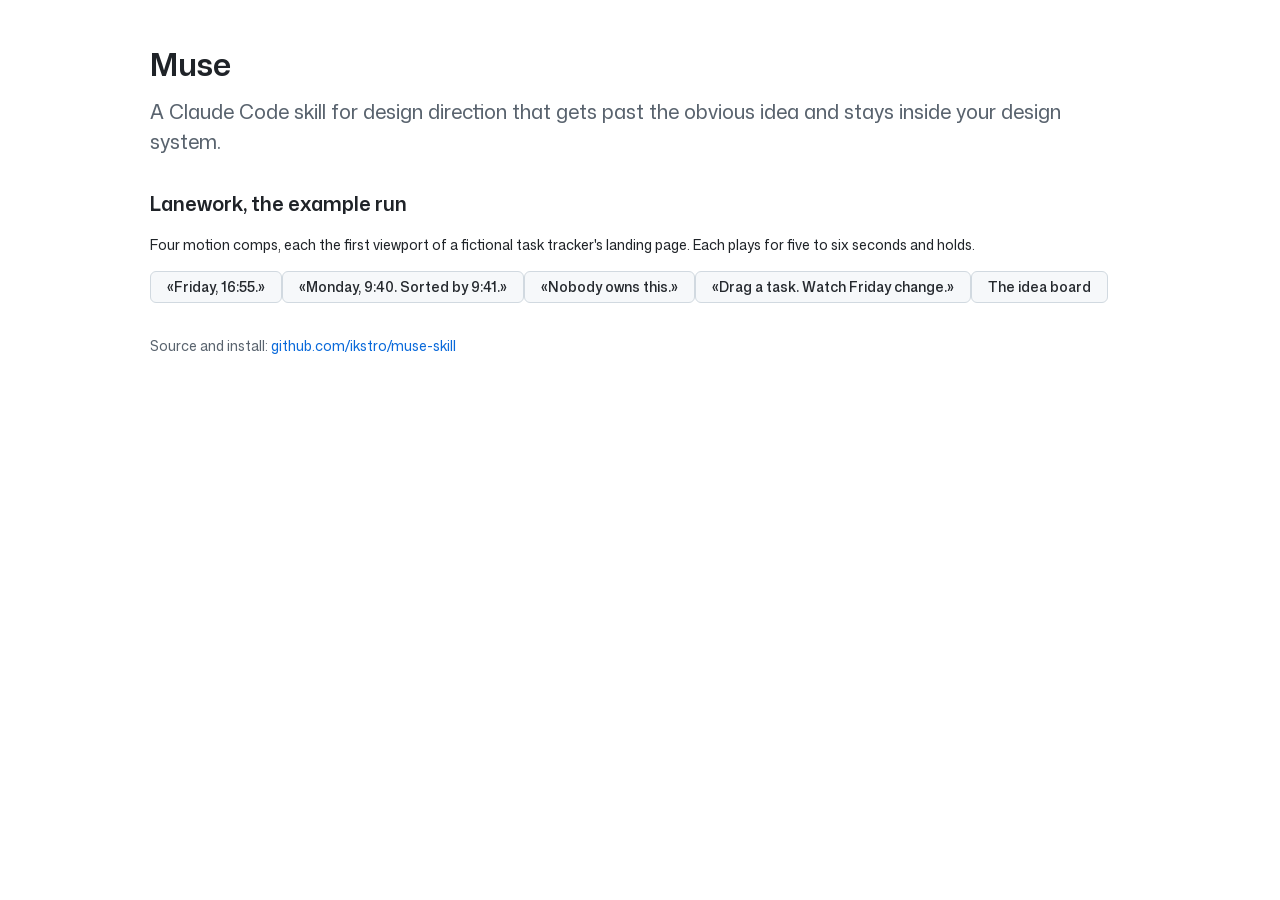
<file: site/index.html>
<!doctype html>
<html lang="en" data-color-mode="auto" data-light-theme="light" data-dark-theme="dark">
<head>
  <meta charset="utf-8">
  <meta name="viewport" content="width=device-width, initial-scale=1">
  <title>Muse</title>
  <meta name="description" content="A Claude Code skill for design direction that gets past the obvious idea and stays inside your design system.">
  <link rel="stylesheet" href="vendor/primer.css">
  <link rel="stylesheet" href="muse.css">
</head>
<body class="color-bg-default color-fg-default">
  <!-- Placeholder. The first viewport of this page is being designed by Muse itself; the run lives in examples/muse-site/. -->
  <main class="container-lg p-responsive py-6">
    <h1 class="h1 mb-2">Muse</h1>
    <p class="f3 color-fg-muted mb-5">A Claude Code skill for design direction that gets past the obvious idea and stays inside your design system.</p>

    <h2 class="h3 mb-3">Lanework, the example run</h2>
    <p class="mb-3">Four motion comps, each the first viewport of a fictional task tracker's landing page. Each plays for five to six seconds and holds.</p>
    <ul class="list-style-none d-flex flex-wrap gap-2 mb-5">
      <li><a class="btn" href="examples/lanework/comps/05-friday/">«Friday, 16:55.»</a></li>
      <li><a class="btn" href="examples/lanework/comps/01-monday/">«Monday, 9:40. Sorted by 9:41.»</a></li>
      <li><a class="btn" href="examples/lanework/comps/03-nobody/">«Nobody owns this.»</a></li>
      <li><a class="btn" href="examples/lanework/comps/19-drag/">«Drag a task. Watch Friday change.»</a></li>
      <li><a class="btn" href="examples/lanework/ideas.html">The idea board</a></li>
    </ul>

    <p class="color-fg-muted">Source and install: <a href="https://github.com/ikstro/muse-skill">github.com/ikstro/muse-skill</a></p>
  </main>
</body>
</html>
</file>
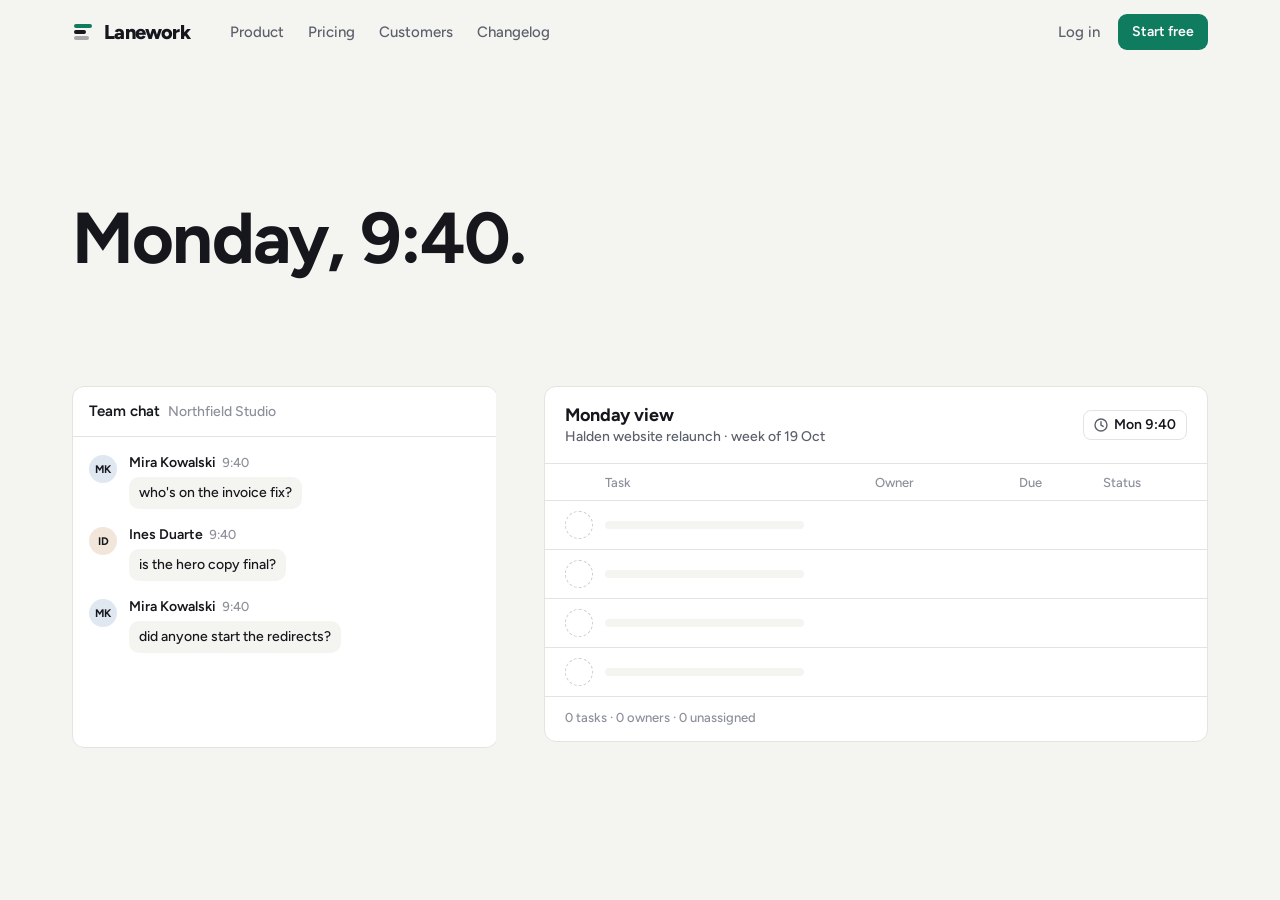
<file: examples/lanework/comps/01-monday/index.html>
<!doctype html>
<html lang="en">
<head>
<meta charset="utf-8">
<meta name="viewport" content="width=device-width, initial-scale=1">
<title>Lanework — Monday, 9:40. Sorted by 9:41.</title>
<link rel="stylesheet" href="../lanework-ds.css">
<style>
  /* DS classes are only positioned here; own elements use DS tokens. */
  html, body { overflow-x: hidden; }
  .hero {
    box-sizing: border-box; max-width: 1200px; margin: 0 auto; padding: 136px 32px 64px;
    display: grid; grid-template-columns: minmax(0, 1fr) auto; column-gap: 32px;
    grid-template-areas: "h1 h1" "lead act" "stage stage";
  }
  .top, .hl { display: contents; }
  .hero .lw-h1 { grid-area: h1; }
  .hero .lw-lead { grid-area: lead; margin-top: 18px; align-self: center; }
  .act { grid-area: act; align-self: center; margin-top: 18px; display: flex; align-items: center; gap: 16px; }
  .h-b { display: inline-block; }
  .stage {
    grid-area: stage; margin-top: 48px;
    display: grid; grid-template-columns: minmax(0, 39fr) minmax(0, 61fr); column-gap: 48px; align-items: start;
  }
  .tw { overflow: hidden; }

  /* Thread (the "before"): the brand's own UI, not a chat-app copy */
  .th-head { display: flex; align-items: baseline; gap: 8px; padding: 14px 16px; border-bottom: 1px solid var(--lw-line); }
  .th-title { font: 600 15px/20px var(--lw-face); color: var(--lw-ink); }
  .th-sub { font: 500 14px/20px var(--lw-face); color: var(--lw-ink-3); }
  .msgs { padding: 8px 16px 14px; }
  .msg { display: grid; grid-template-columns: 28px minmax(0, 1fr); column-gap: 12px; padding: 8px 0; }
  .msg .lw-av { margin-top: 2px; }
  .meta { font: 600 14px/20px var(--lw-face); color: var(--lw-ink); }
  .meta time { font-weight: 500; font-size: 13px; color: var(--lw-ink-3); margin-left: 6px; font-variant-numeric: tabular-nums; }
  .bubble, .flyer {
    box-sizing: border-box; padding: 6px 10px; border-radius: 10px;
    font: 500 14px/20px var(--lw-face); color: var(--lw-ink); background: var(--lw-surface);
  }
  .bubble { display: inline-block; margin-top: 4px; }

  /* Monday view */
  .mv { overflow: hidden; }
  .mv-head { display: flex; align-items: center; justify-content: space-between; gap: 16px; padding: 16px 20px; border-bottom: 1px solid var(--lw-line); }
  .mv-title { font: 700 18px/24px var(--lw-face); letter-spacing: -0.01em; color: var(--lw-ink); }
  .mv-sub { font: 500 14px/20px var(--lw-face); color: var(--lw-ink-2); }
  .clock { display: inline-flex; align-items: center; gap: 6px; font: 600 14px/20px var(--lw-face); color: var(--lw-ink); font-variant-numeric: tabular-nums; padding: 4px 10px; border: 1px solid var(--lw-line); border-radius: 8px; white-space: nowrap; }
  .clock svg { width: 14px; height: 14px; display: block; }
  .roll { display: inline-block; height: 20px; overflow: hidden; vertical-align: top; }
  .roll > span { display: block; }
  .roll i { display: block; font-style: normal; height: 20px; }

  .cols, .mv .lw-row { grid-template-columns: 28px minmax(0, 1fr) 132px 72px 84px; }
  .cols { display: grid; gap: 12px; padding: 10px 20px 8px; font: 500 13px/18px var(--lw-face); color: var(--lw-ink-3); border-bottom: 1px solid var(--lw-line); }
  .mv .lw-row { position: relative; padding-left: 20px; padding-right: 20px; }
  .mv .lw-row > span { min-width: 0; white-space: nowrap; }
  .tn { color: var(--lw-ink); }
  .own-m { display: none; }
  .due { font-variant-numeric: tabular-nums; }
  .chipw { justify-self: start; }
  .ph { position: absolute; inset: 0; pointer-events: none; }
  .ph::before { content: ""; position: absolute; left: 20px; top: 50%; width: 26px; height: 26px; margin-top: -14px; border: 1px dashed #cfcfc8; border-radius: 50%; }
  .ph::after { content: ""; position: absolute; left: 60px; top: 50%; width: 30%; height: 8px; margin-top: -4px; border-radius: 4px; background: var(--lw-surface); }
  .mv-foot { padding: 12px 20px 14px; border-top: 1px solid var(--lw-line); font: 500 13px/18px var(--lw-face); color: var(--lw-ink-3); font-variant-numeric: tabular-nums; }

  .flyer { position: absolute; left: 0; top: 0; z-index: 30; display: none; white-space: nowrap; pointer-events: none; border: 1px solid transparent; }
  .flyer.on { display: grid; }
  .flyer > span { grid-area: 1 / 1; }

  .replay { position: fixed; right: 16px; bottom: 14px; z-index: 40; border: 0; background: none; padding: 4px; font: 500 12px/16px var(--lw-face); color: var(--lw-ink-2); cursor: pointer; visibility: hidden; }
  .replay.on { visibility: visible; }

  @media (max-width: 1068px) {
    .hero { padding-top: 96px; }
    .cols, .mv .lw-row { grid-template-columns: 28px minmax(0, 1fr) 116px 60px 84px; }
  }
  @media (max-width: 860px) {
    .hero { grid-template-columns: minmax(0, 1fr); grid-template-areas: "h1" "stage" "lead" "act"; padding-top: 32px; }
    .act { align-self: start; margin-top: 22px; flex-wrap: wrap; gap: 10px 14px; }
    .hero .lw-lead { margin-top: 22px; }
    .stage { grid-template-columns: minmax(0, 1fr); margin-top: 24px; row-gap: 16px; }
  }
  @media (max-width: 734px) {
    .hero { padding: 20px 16px 48px; }
    .stage { margin-top: 18px; row-gap: 12px; }
    .act { margin-top: 18px; }
    .hero .lw-lead { margin-top: 18px; }
    .mv-head { padding: 12px 14px; }
    .mv-sub .wk { display: none; }
    .cols { display: none; }
    .mv .lw-row { grid-template-columns: 28px minmax(0, 1fr) auto auto; padding-left: 14px; padding-right: 14px; }
    .own { display: none; }
    .own-m { display: block; font: 500 13px/18px var(--lw-face); color: var(--lw-ink-2); }
    .ph::before { left: 14px; }
    .ph::after { left: 54px; width: 44%; }
    .mv-foot { padding: 10px 14px 12px; }
    .th-head { padding: 11px 14px; }
    .msgs { padding: 4px 14px 8px; }
    .msg { padding: 5px 0; }
    .bubble { margin-top: 2px; }
  }
</style>
</head>
<body class="lw bg-surface">
<nav class="lw-nav" aria-label="Main">
  <div class="lw-nav-in">
    <a class="lw-brand" href="#" aria-label="Lanework home">
      <svg viewBox="0 0 22 22" aria-hidden="true"><rect x="2" y="3" width="18" height="4" rx="2" fill="#0f7b5f"/><rect x="2" y="9" width="12" height="4" rx="2" fill="#15171c"/><rect x="2" y="15" width="15" height="4" rx="2" fill="#15171c" opacity=".35"/></svg>
      Lanework
    </a>
    <div class="lw-links"><a href="#">Product</a><a href="#">Pricing</a><a href="#">Customers</a><a href="#">Changelog</a></div>
    <div class="lw-nav-end">
      <a class="lw-login" href="#">Log in</a>
      <a class="lw-btn" href="#">Start free</a>
      <span class="lw-menu" aria-hidden="true"></span>
    </div>
  </div>
</nav>

<main class="hero">
  <div class="top">
    <div class="hl">
      <h1 class="lw-h1"><span class="h-a">Monday, 9:40.</span> <span class="h-b">Sorted by 9:41.</span></h1>
      <p class="lw-lead">One owner and one date per task. The week reads in about 30 seconds.</p>
    </div>
    <div class="act"><a class="lw-btn" href="#">Start free</a><span class="lw-price">$6 per person / month · free for 3</span></div>
  </div>

  <div class="stage">
    <div class="tw" aria-hidden="true">
      <section class="lw-panel thread">
        <div class="th-head"><span class="th-title">Team chat</span><span class="th-sub">Northfield Studio</span></div>
        <div class="msgs">
          <div class="msg"><span class="lw-av">MK</span><div><div class="meta">Mira Kowalski<time>9:40</time></div><span class="bubble">who's on the invoice fix?</span></div></div>
          <div class="msg"><span class="lw-av a6">ID</span><div><div class="meta">Ines Duarte<time>9:40</time></div><span class="bubble">is the hero copy final?</span></div></div>
          <div class="msg"><span class="lw-av">MK</span><div><div class="meta">Mira Kowalski<time>9:40</time></div><span class="bubble">did anyone start the redirects?</span></div></div>
          <div class="msg"><span class="lw-av a2">TF</span><div><div class="meta">Tomás Ferreira<time>9:40</time></div><span class="bubble">Safari QA — anyone?</span></div></div>
        </div>
      </section>
    </div>

    <section class="lw-panel mv" aria-label="Monday view">
      <div class="mv-head">
        <div><div class="mv-title">Monday view</div><div class="mv-sub">Halden website relaunch<span class="wk"> · week of 19 Oct</span></div></div>
        <span class="clock"><svg viewBox="0 0 14 14" aria-hidden="true"><circle cx="7" cy="7" r="6" fill="none" stroke="#5b606b" stroke-width="1.4"/><path d="M7 3.8V7l2.2 1.4" fill="none" stroke="#5b606b" stroke-width="1.4" stroke-linecap="round"/></svg><span>Mon 9:4<span class="roll"><span><i>0</i><i>1</i></span></span></span></span>
      </div>
      <div class="cols"><span></span><span>Task</span><span>Owner</span><span>Due</span><span>Status</span></div>
      <div class="rows">
        <div class="lw-row"><span class="lw-av a4">DR</span><span class="tn">Fix invoice PDF totals<span class="own-m">Dev Raman</span></span><span class="own">Dev Raman</span><span class="due">Tue 20</span><span class="chipw"><span class="lw-chip ok">On track</span></span><i class="ph"></i></div>
        <div class="lw-row"><span class="lw-av a2">TF</span><span class="tn">Homepage hero copy v3<span class="own-m">Tomás Ferreira</span></span><span class="own">Tomás Ferreira</span><span class="due">Thu 22</span><span class="chipw"><span class="lw-chip wait">Waiting</span></span><i class="ph"></i></div>
        <div class="lw-row"><span class="lw-av a3">AL</span><span class="tn">Migrate blog redirects<span class="own-m">Ana Lindqvist</span></span><span class="own">Ana Lindqvist</span><span class="due">Fri 23</span><span class="chipw"><span class="lw-chip ok">On track</span></span><i class="ph"></i></div>
        <div class="lw-row"><span class="lw-av a5">JP</span><span class="tn">QA on Safari 18<span class="own-m">Joon Park</span></span><span class="own">Joon Park</span><span class="due">Tue 20</span><span class="chipw"><span class="lw-chip ok">On track</span></span><i class="ph"></i></div>
      </div>
      <div class="mv-foot"><span class="cnt">0</span> tasks · <span class="cnt">0</span> owners · 0 unassigned</div>
    </section>
  </div>
</main>

<div class="flyer" aria-hidden="true"><span class="q"></span><span class="k"></span></div>
<button class="replay" type="button">Replay</button>

<script>
(function () {
  var END = 5.6;
  var APPEAR = [0.15, 0.45, 0.75, 1.05];   // before: the thread piles up; the clock stays still
  var LIFT = 1.5, STEP = 0.475, FLY = 0.32; // during: one question becomes one row, one at a time
  var $ = function (s, r) { return (r || document).querySelector(s); };
  var $$ = function (s, r) { return Array.prototype.slice.call((r || document).querySelectorAll(s)); };

  var msgs = $$('.msg'), bubbles = $$('.bubble'), rows = $$('.mv .lw-row'), cnts = $$('.cnt');
  var stage = $('.stage'), tw = $('.tw'), thread = $('.thread');
  var hb = $('.h-b'), lead = $('.hero .lw-lead'), act = $('.act');
  var roll = $('.roll > span');
  var flyer = $('.flyer'), fq = $('.flyer .q'), fk = $('.flyer .k');
  var replay = $('.replay');
  var tasks = rows.map(function (r) { return r.querySelector('.tn').firstChild.nodeValue; });
  var wide = matchMedia('(min-width: 861px)');
  var nat = null, cur = 0;

  function cl(x) { return x < 0 ? 0 : x > 1 ? 1 : x; }
  function eo(x) { x = cl(x); return 1 - Math.pow(1 - x, 3); }
  function eio(x) { x = cl(x); return x < 0.5 ? 4 * x * x * x : 1 - Math.pow(-2 * x + 2, 3) / 2; }
  function lerp(a, b, k) { return a + (b - a) * k; }
  function op(el, v) { el.style.opacity = v; }
  function rise(el, k, d) { op(el, k); el.style.transform = 'translateY(' + (d * (1 - k)).toFixed(2) + 'px)'; }
  function box(el) { var r = el.getBoundingClientRect(); return { x: r.left + scrollX, y: r.top + scrollY, w: r.width, h: r.height }; }

  function measure() { // natural size of the thread column, before it steps aside
    stage.style.gridTemplateColumns = ''; stage.style.columnGap = ''; stage.style.rowGap = '';
    tw.style.height = ''; tw.style.marginBottom = ''; thread.style.width = '';
    nat = { w: tw.offsetWidth, h: tw.offsetHeight };
  }

  function render(t) {
    cur = t;
    if (!nat) measure();
    var flying = -1, owned = 0;
    msgs.forEach(function (m, i) {
      var a = eo((t - APPEAR[i]) / 0.3), L = LIFT + i * STEP, gone = eo((t - L) / 0.15);
      m.style.transform = 'translateY(' + (8 * (1 - a)).toFixed(2) + 'px)';
      op(m.querySelector('.lw-av'), a * (1 - gone)); op(m.querySelector('.meta'), a * (1 - gone));
      op(bubbles[i], t >= L ? 0 : a);
      if (t >= L && t < L + FLY) flying = i;

      var r = rows[i], landed = t >= L + FLY;
      if (landed) owned++;
      op(r.querySelector('.tn'), landed ? 1 : 0);
      var ra = r.querySelector('.lw-av'), k = eo((t - (L + FLY)) / 0.15);
      op(ra, k); ra.style.transform = 'scale(' + (0.7 + 0.3 * k).toFixed(3) + ')';
      var k2 = eo((t - (L + FLY + 0.04)) / 0.14);
      ['.own', '.own-m', '.due', '.chipw'].forEach(function (s) { op(r.querySelector(s), k2); });
      op(r.querySelector('.ph'), 1 - cl((t - (L + FLY - 0.1)) / 0.1));
    });
    cnts.forEach(function (c) { c.textContent = owned; });

    // after: the clock ticks once, the thread steps aside, the Monday view takes the width
    roll.style.transform = 'translateY(' + (-20 * eio((t - 3.45) / 0.3)).toFixed(2) + 'px)';
    var th = eio((t - 3.6) / 0.3);
    op(thread, 1 - th); thread.style.visibility = th >= 1 ? 'hidden' : 'visible';
    var w = eio((t - 3.9) / 0.5);
    if (wide.matches) {
      stage.style.gridTemplateColumns = 'minmax(0,' + (39 * (1 - w)).toFixed(3) + 'fr) minmax(0,' + (61 + 39 * w).toFixed(3) + 'fr)';
      stage.style.columnGap = (48 * (1 - w)).toFixed(2) + 'px';
      thread.style.width = nat.w + 'px';
      tw.style.height = w > 0 ? (nat.h * (1 - w)).toFixed(2) + 'px' : '';
      tw.style.marginBottom = '';
    } else {
      stage.style.gridTemplateColumns = ''; stage.style.columnGap = ''; thread.style.width = '';
      var gap = parseFloat(getComputedStyle(stage).rowGap) || 0;
      tw.style.height = w > 0 ? (nat.h * (1 - w)).toFixed(2) + 'px' : '';
      tw.style.marginBottom = (-gap * w).toFixed(2) + 'px';
    }

    // the headline completes: "Sorted by 9:41.", then the lead, then the action
    rise(hb, eo((t - 4.35) / 0.5), 14);
    rise(lead, eo((t - 4.8) / 0.32), 10);
    rise(act, eo((t - 5.05) / 0.32), 10);
    replay.className = 'replay' + (t >= END ? ' on' : '');

    if (flying >= 0) { // after layout is settled for this frame
      var i = flying, p = (t - (LIFT + i * STEP)) / FLY;
      var s = box(bubbles[i]), tn = rows[i].querySelector('.tn');
      var rg = document.createRange(); rg.selectNodeContents(tn.firstChild);
      var rr = rg.getBoundingClientRect();
      var dst = { x: rr.left + scrollX - 11, y: rr.top + scrollY - 7, w: rr.width + 22 };
      var lift = eo(p / 0.2), tr = eio((p - 0.12) / 0.88);
      var x = lerp(s.x, dst.x, tr), y = lerp(s.y, dst.y, tr) - 5 * lift * (1 - tr) - 22 * Math.sin(Math.PI * tr);
      flyer.className = 'flyer on';
      flyer.style.transform = 'translate(' + x.toFixed(1) + 'px,' + y.toFixed(1) + 'px)';
      flyer.style.minWidth = lerp(s.w, dst.w, tr).toFixed(1) + 'px';
      var g = Math.round(lerp(244, 255, tr)), g2 = Math.round(lerp(241, 255, tr));
      flyer.style.background = 'rgb(' + g + ',' + g + ',' + g2 + ')';
      var ba = cl(tr * 3) * (1 - cl((p - 0.86) / 0.14));
      flyer.style.borderColor = 'rgba(207,207,200,' + ba.toFixed(3) + ')';
      fq.textContent = bubbles[i].textContent; fk.textContent = tasks[i];
      op(fq, 1 - cl((p - 0.38) / 0.28)); op(fk, cl((p - 0.52) / 0.3));
    } else {
      flyer.className = 'flyer';
    }
  }

  var raf = 0, t0 = 0;
  function loop(now) {
    var t = (now - t0) / 1000;
    render(Math.min(t, END));
    if (t < END) raf = requestAnimationFrame(loop);
  }
  function play() { cancelAnimationFrame(raf); t0 = performance.now(); raf = requestAnimationFrame(loop); }
  function hashT() { var m = /t=([\d.]+)/.exec(location.hash); return m ? Math.min(parseFloat(m[1]), END) : null; }
  function start() {
    nat = null;
    var h = hashT();
    if (h !== null) { cancelAnimationFrame(raf); render(h); return; }
    if (matchMedia('(prefers-reduced-motion: reduce)').matches) { render(END); return; }
    play();
  }
  addEventListener('hashchange', start);
  addEventListener('resize', function () { var c = cur; render(0); measure(); render(c); });
  replay.addEventListener('click', function () { if (location.hash) history.replaceState(null, '', location.pathname); play(); });
  render(0);
  (document.fonts && document.fonts.ready ? document.fonts.ready : Promise.resolve()).then(function () { render(0); measure(); start(); });
})();
</script>
</body>
</html>
</file>
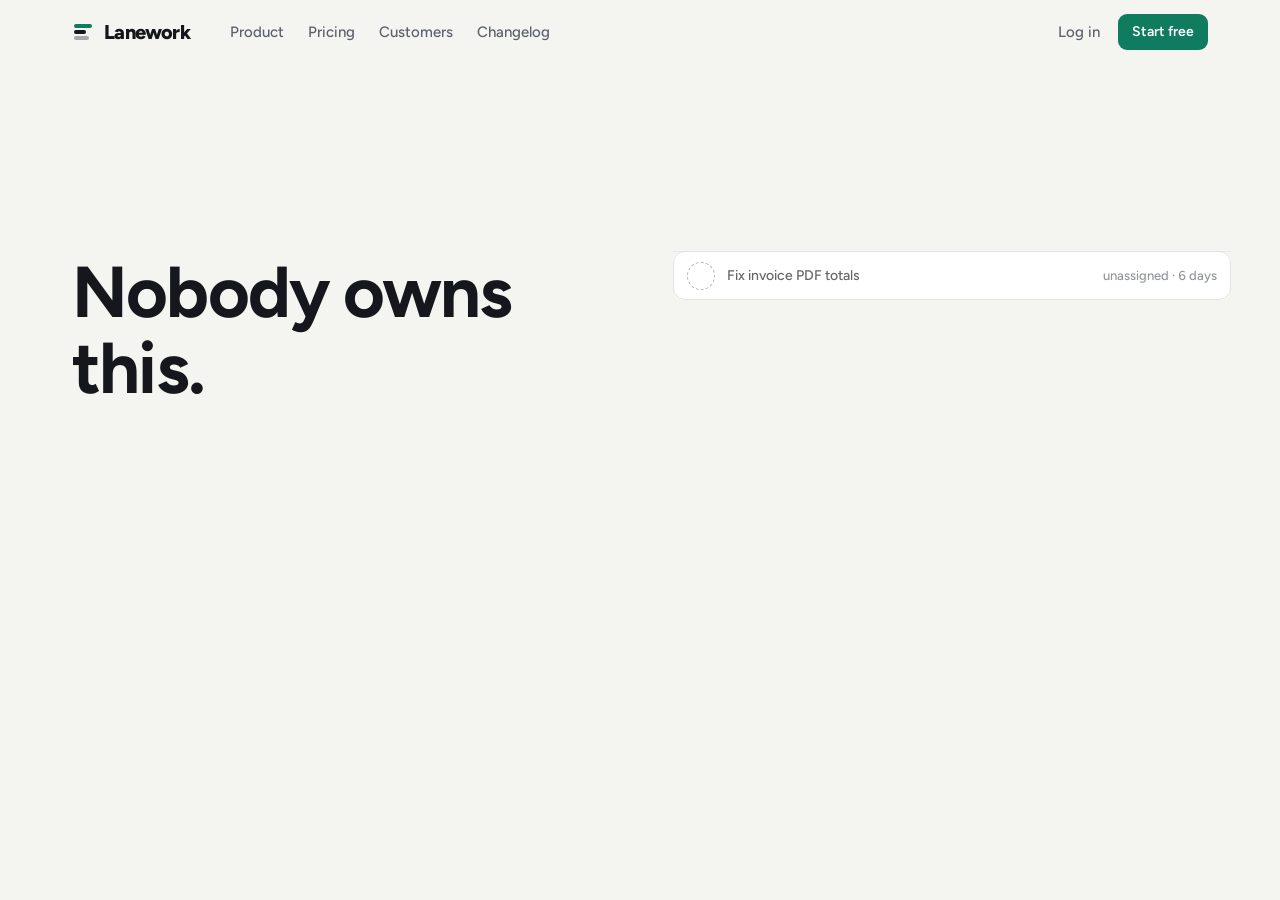
<file: examples/lanework/comps/03-nobody/index.html>
<!doctype html>
<html lang="en">
<head>
<meta charset="utf-8">
<meta name="viewport" content="width=device-width, initial-scale=1">
<title>Nobody owns this — Lanework</title>
<link rel="stylesheet" href="../lanework-ds.css">
<!--
  03 · enemy / tension · «Nobody owns this.» · proof T1.
  Seed rH_G-hLXNCcrhBEhMNazsSZlvWXyPHR- , read for small choices only:
  - opens "rH": r before H        -> the card sits to the right of the H1, nudged 24px right of its lane before it drops
  - three lowercase "h"           -> three other open tasks on the board
  - 12 lowercase of 29 letters    -> at "12 days" the card has faded to 12/29 = 0.41 opacity
  - 32 characters                 -> the card hangs 32 x 4 = 128px above its slot before the drop
  - separators at 2 and 4         -> owner and date snap on 0.2 s apart
  - ends on "-"                   -> the comp ends on a held still frame (5.2 -> 5.6) before Replay
-->
<style>
  html, body { overflow-x: hidden; }
  .hero {
    box-sizing: border-box; max-width: 1200px; margin: 0 auto; padding: 190px 32px 0;
    display: grid; grid-template-columns: 520px minmax(0, 1fr); column-gap: 56px;
    grid-template-areas: "copy board"; align-items: start;
  }
  .copy { grid-area: copy; }
  .h1wrap { grid-area: h; }
  .h1wrap h1 { display: grid; grid-template-columns: minmax(0, 1fr); }
  .h1wrap h1 > span { grid-area: 1 / 1; }
  .lead { grid-area: lead; margin-top: 28px; max-width: 440px; }
  .act { grid-area: act; margin-top: 32px; display: flex; align-items: center; gap: 18px; flex-wrap: wrap; }
  .boardwrap { grid-area: board; position: relative; }

  /* Product UI: the board (layout only; colours from DS tokens) */
  .lw-panel.board { position: relative; overflow: hidden; }
  .ph { display: flex; align-items: center; justify-content: space-between; gap: 12px; height: 52px; padding: 0 14px; box-sizing: border-box; }
  .ph b { font: 600 15px/20px var(--lw-face); }
  .ph span { font: 500 14px/20px var(--lw-face); color: var(--lw-ink-2); }
  .colhead, .lw-row.t { grid-template-columns: 28px minmax(0, 1fr) 64px 40px 84px; }
  .colhead { display: grid; gap: 12px; align-items: center; height: 36px; padding: 0 14px; box-sizing: border-box; border-top: 1px solid var(--lw-line); font: 600 12px/16px var(--lw-face); color: var(--lw-ink-3); }
  .colhead span:last-child { text-align: right; }
  .glabel { height: 36px; padding: 0 14px; box-sizing: border-box; display: flex; align-items: center; gap: 6px; border-top: 1px solid var(--lw-line); font: 600 13px/18px var(--lw-face); color: var(--lw-ink-2); }
  .glabel i { font-style: normal; color: var(--lw-ink-3); font-variant-numeric: tabular-nums; }
  .slot { height: 49px; }
  #s2 { height: 0; }
  .nm { min-width: 0; overflow: hidden; text-overflow: ellipsis; white-space: nowrap; }
  .st { justify-self: end; display: grid; justify-items: end; }
  .st > * { grid-area: 1 / 1; }

  /* The card (the protagonist): a row lifted off the board */
  .card { position: absolute; left: 0; top: 0; height: 49px; z-index: 5; }
  .card .paper { position: absolute; inset: 0; background: var(--lw-page); border-radius: 12px; }
  .card .outline { position: absolute; inset: 0; box-sizing: border-box; }
  .card .lw-row { position: absolute; left: 0; right: 0; top: 0; }
  .avslot { position: relative; width: 28px; height: 28px; }
  .avslot .ring { position: absolute; inset: 0; box-sizing: border-box; border-radius: 50%; border: 1.5px dashed var(--lw-ink-3); }
  .avslot .ring.need { border-color: var(--lw-late); }
  .avslot .lw-av { position: absolute; inset: 0; opacity: 0; }
  .age { position: absolute; right: 14px; top: 1px; height: 48px; display: flex; align-items: center; font: 500 13px/18px var(--lw-face); color: var(--lw-ink-2); font-variant-numeric: tabular-nums; white-space: nowrap; }
  .rule { position: absolute; right: 84px; top: 1px; height: 48px; display: flex; align-items: center; font: 500 13px/18px var(--lw-face); color: var(--lw-late); white-space: nowrap; opacity: 0; }
  .save { font: 600 12px/18px var(--lw-face); color: var(--lw-ink); background: var(--lw-page); border: 1px solid var(--lw-line); border-radius: 6px; padding: 1px 10px; opacity: 0; }
  .save.pressed { background: var(--lw-surface); }
  .card .fill { opacity: 0; }

  .post { opacity: 0; }
  .replay { position: fixed; right: 20px; bottom: 16px; z-index: 30; font: 500 12px/16px var(--lw-face); color: var(--lw-ink-2); background: none; border: 0; padding: 4px; cursor: pointer; text-decoration: underline; text-underline-offset: 3px; visibility: hidden; }

  @media (max-width: 734px) {
    .hero { padding: 24px 16px 0; grid-template-columns: minmax(0, 1fr); grid-template-areas: "h" "board" "lead" "act"; }
    .copy { display: contents; }
    .boardwrap { margin-top: 24px; }
    .lead { margin-top: 20px; }
    .act { margin-top: 20px; gap: 12px 16px; }
    .colhead, .xs-hide { display: none; }
    .lw-row.t { grid-template-columns: 28px minmax(0, 1fr) 36px 72px; }
    .lw-row.t .ow { display: none; }
    .rule { right: 14px; top: -36px; height: 36px; }
  }
</style>
</head>
<body class="lw bg-surface">
<nav class="lw-nav" aria-label="Main">
  <div class="lw-nav-in">
    <a class="lw-brand" href="#" aria-label="Lanework home">
      <svg viewBox="0 0 22 22" aria-hidden="true"><rect x="2" y="3" width="18" height="4" rx="2" fill="#0f7b5f"/><rect x="2" y="9" width="12" height="4" rx="2" fill="#15171c"/><rect x="2" y="15" width="15" height="4" rx="2" fill="#15171c" opacity=".35"/></svg>
      Lanework
    </a>
    <div class="lw-links"><a href="#">Product</a><a href="#">Pricing</a><a href="#">Customers</a><a href="#">Changelog</a></div>
    <div class="lw-nav-end">
      <a class="lw-login" href="#">Log in</a>
      <a class="lw-btn" href="#">Start free</a>
      <span class="lw-menu" aria-hidden="true"></span>
    </div>
  </div>
</nav>

<main class="hero">
  <div class="copy">
    <div class="h1wrap">
      <h1 class="lw-h1" aria-label="Now somebody does."><span id="h1a" aria-hidden="true">Nobody owns this.</span><span id="h1b" aria-hidden="true" style="opacity:0">Now somebody does.</span></h1>
    </div>
    <p class="lw-lead lead post">Every Lanework task has one owner and one date. Without an owner, it won’t save.</p>
    <div class="act post">
      <a class="lw-btn" href="#">Start free</a>
      <span class="lw-price">$6 per person / month · free for 3</span>
    </div>
  </div>

  <div class="boardwrap" id="bw">
    <div class="lw-panel board" id="board">
      <div class="ph"><b>Halden website relaunch</b><span>Northfield Studio</span></div>
      <div class="colhead"><span></span><span>Task</span><span>Owner</span><span>Due</span><span>Status</span></div>
      <div class="glabel">Open <i id="nOpen">3</i></div>
      <div class="slot" id="s1"></div>
      <div class="lw-row t"><span class="lw-av a2">TF</span><span class="nm">Homepage hero copy v3</span><span class="ow lw-muted">Tomás</span><span class="du lw-muted">Wed</span><span class="st"><span class="lw-chip ok">on track</span></span></div>
      <div class="lw-row t"><span class="lw-av a6">ID</span><span class="nm">Cookie banner legal review</span><span class="ow lw-muted">Ines</span><span class="du lw-muted">Thu</span><span class="st"><span class="lw-chip wait">waiting</span></span></div>
      <div class="lw-row t"><span class="lw-av a4">DR</span><span class="nm">Migrate blog redirects</span><span class="ow lw-muted">Dev</span><span class="du lw-muted">Fri</span><span class="st"><span class="lw-chip ok">on track</span></span></div>
      <div class="glabel">Done <i id="nDone">2</i></div>
      <div class="slot" id="s2"></div>
      <div class="lw-row t"><span class="lw-av a5">JP</span><span class="nm">QA on Safari 18</span><span class="ow lw-muted">Joon</span><span class="du lw-muted">Mon</span><span class="st"><span class="lw-chip done">done</span></span></div>
      <div class="lw-row t xs-hide"><span class="lw-av a3">AL</span><span class="nm">Product photos for /shop</span><span class="ow lw-muted">Ana</span><span class="du lw-muted">Tue</span><span class="st"><span class="lw-chip done">done</span></span></div>
    </div>

    <div class="card" id="card" aria-label="Task: Fix invoice PDF totals">
      <div class="paper"></div>
      <div class="lw-panel outline" id="outline"></div>
      <div class="lw-row t" id="crow">
        <span class="avslot"><span class="ring" id="ring"></span><span class="lw-av" id="mira">MK</span></span>
        <span class="nm">Fix invoice PDF totals</span>
        <span class="ow lw-muted fill" id="cOw">Mira</span>
        <span class="du lw-muted fill" id="cDu">Thu</span>
        <span class="st"><span class="save" id="save">Save</span><span class="lw-chip ok fill" id="cOk">on track</span><span class="lw-chip done fill" id="cDone">done</span></span>
      </div>
      <span class="age" id="age">unassigned · 1 day</span>
      <span class="rule" id="rule">Every task needs an owner</span>
    </div>
  </div>
</main>

<button class="replay" id="replay" type="button">Replay</button>

<script>
(function () {
  var END = 5.6;
  var $ = function (id) { return document.getElementById(id); };
  var card = $('card'), board = $('board'), bw = $('bw'), s1 = $('s1'), s2 = $('s2');
  var crow = $('crow'), outline = $('outline'), age = $('age'), rule = $('rule');
  var save = $('save'), ring = $('ring'), mira = $('mira'), cOw = $('cOw'), cDu = $('cDu'), cOk = $('cOk'), cDone = $('cDone');
  var h1a = $('h1a'), h1b = $('h1b'), nOpen = $('nOpen'), nDone = $('nDone'), replay = $('replay');
  var posts = document.querySelectorAll('.post');

  function clamp(x) { return x < 0 ? 0 : x > 1 ? 1 : x; }
  function seg(t, a, b) { return clamp((t - a) / (b - a)); }
  function lerp(a, b, k) { return a + (b - a) * k; }
  function outCubic(k) { return 1 - Math.pow(1 - k, 3); }
  function inOutCubic(k) { return k < .5 ? 4 * k * k * k : 1 - Math.pow(-2 * k + 2, 3) / 2; }
  function outBack(k) { var c = 1.4; return 1 + (c + 1) * Math.pow(k - 1, 3) + c * Math.pow(k - 1, 2); }

  // Geometry, measured from the real layout (both slot states)
  var G = {};
  function measure() {
    s1.style.height = '49px'; s2.style.height = '0px';
    var top0 = board.offsetTop + board.clientTop;
    G.slotA = top0 + s1.offsetTop;
    s1.style.height = '0px'; s2.style.height = '49px';
    G.slotB = top0 + s2.offsetTop;
    G.left = board.offsetLeft + board.clientLeft;
    G.width = board.clientWidth;
    var mobile = window.innerWidth <= 734;
    var h1 = $('h1a').getBoundingClientRect(), bwr = bw.getBoundingClientRect();
    var room = (bwr.top + G.slotA) - h1.bottom - 20;
    G.lift = Math.max(40, Math.min(128, mobile ? room : 128));
    G.nudge = mobile ? 0 : 24;
  }

  function render(t) {
    // BEFORE 0-1.8: the card alone, ageing; only it changes
    var days = 1 + Math.round(11 * Math.pow(seg(t, 0, 1.6), 1.6));
    age.textContent = 'unassigned · ' + days + (days === 1 ? ' day' : ' days');
    var fade = 1 - (1 - 12 / 29) * seg(t, 0, 1.8);           // loses contrast
    var regain = seg(t, 3.25, 3.55);
    var contentOp = lerp(fade, 1, regain);

    // DURING 1.8-3.6: board appears, card drops in, Save is refused, owner + date snap on
    board.style.opacity = outCubic(seg(t, 1.8, 2.05));
    var drop = outBack(seg(t, 2.0, 2.45));
    var move = inOutCubic(seg(t, 3.75, 4.3));
    var y = lerp(G.slotA - G.lift, G.slotA, drop);
    y = lerp(y, G.slotB, move);
    var x = G.left + lerp(G.nudge, 0, outCubic(seg(t, 2.0, 2.45)));
    card.style.transform = 'translate(' + Math.round(x) + 'px,' + Math.round(y) + 'px)';
    card.style.width = G.width + 'px';
    s1.style.height = lerp(49, 0, move) + 'px';
    s2.style.height = lerp(0, 49, move) + 'px';

    var lifted = Math.max(1 - seg(t, 2.3, 2.45), seg(t, 3.7, 3.8) - seg(t, 4.25, 4.4));
    outline.style.opacity = lifted;

    crow.style.opacity = contentOp;
    age.style.opacity = contentOp * (1 - seg(t, 2.0, 2.15));
    save.style.opacity = seg(t, 2.3, 2.45) * (1 - seg(t, 3.45, 3.55));
    save.classList.toggle('pressed', t >= 2.55 && t < 2.7);
    save.style.transform = (t >= 2.55 && t < 2.7) ? 'translateY(1px)' : '';
    var need = t >= 2.68 && t < 3.25;
    ring.classList.toggle('need', need);
    rule.style.opacity = seg(t, 2.68, 2.8) * (1 - seg(t, 3.25, 3.33));

    var snap = seg(t, 3.25, 3.41);
    mira.style.opacity = snap > 0 ? 1 : 0;
    mira.style.transform = 'scale(' + lerp(.45, 1, outBack(snap)).toFixed(3) + ')';
    ring.style.opacity = 1 - (snap > 0 ? 1 : 0);
    cOw.style.opacity = seg(t, 3.25, 3.35);
    cDu.style.opacity = seg(t, 3.45, 3.55);
    cOk.style.opacity = seg(t, 3.55, 3.65) * (1 - seg(t, 4.25, 4.33));
    cDone.style.opacity = seg(t, 4.28, 4.38);

    nOpen.textContent = (t >= 3.55 && t < 4.3) ? '4' : '3';
    nDone.textContent = t >= 4.3 ? '3' : '2';

    // AFTER 3.6-5.6: moved to Done (above), H1 swaps, action arrives, hold
    var sw = seg(t, 4.5, 4.62);
    h1a.style.opacity = 1 - sw;
    h1b.style.opacity = sw;
    var p = outCubic(seg(t, 4.85, 5.2));
    for (var i = 0; i < posts.length; i++) {
      posts[i].style.opacity = p;
      posts[i].style.transform = 'translateY(' + (8 * (1 - p)).toFixed(2) + 'px)';
    }
    replay.style.visibility = t >= END ? 'visible' : 'hidden';
  }

  var raf = 0, start = 0, cur = 0;
  function tick(now) {
    if (!start) start = now;
    cur = Math.min(END, (now - start) / 1000);
    render(cur);
    if (cur < END) raf = requestAnimationFrame(tick);
  }
  function play() { cancelAnimationFrame(raf); start = 0; raf = requestAnimationFrame(tick); }
  function seekFromHash() {
    var m = /t=([\d.]+)/.exec(location.hash);
    return m ? Math.min(END, Math.max(0, parseFloat(m[1]))) : null;
  }
  var reduced = window.matchMedia && window.matchMedia('(prefers-reduced-motion: reduce)').matches;

  function boot() {
    measure();
    var s = seekFromHash();
    if (s !== null) { cancelAnimationFrame(raf); cur = s; render(s); }
    else if (reduced) { cur = END; render(END); }
    else { render(0); play(); }
  }
  replay.addEventListener('click', function () { if (reduced) return; history.replaceState(null, '', location.pathname); play(); });
  window.addEventListener('hashchange', boot);
  window.addEventListener('resize', function () { measure(); render(cur); });
  measure(); render(0);
  (document.fonts && document.fonts.ready ? document.fonts.ready : Promise.resolve()).then(boot);
})();
</script>
</body>
</html>
</file>
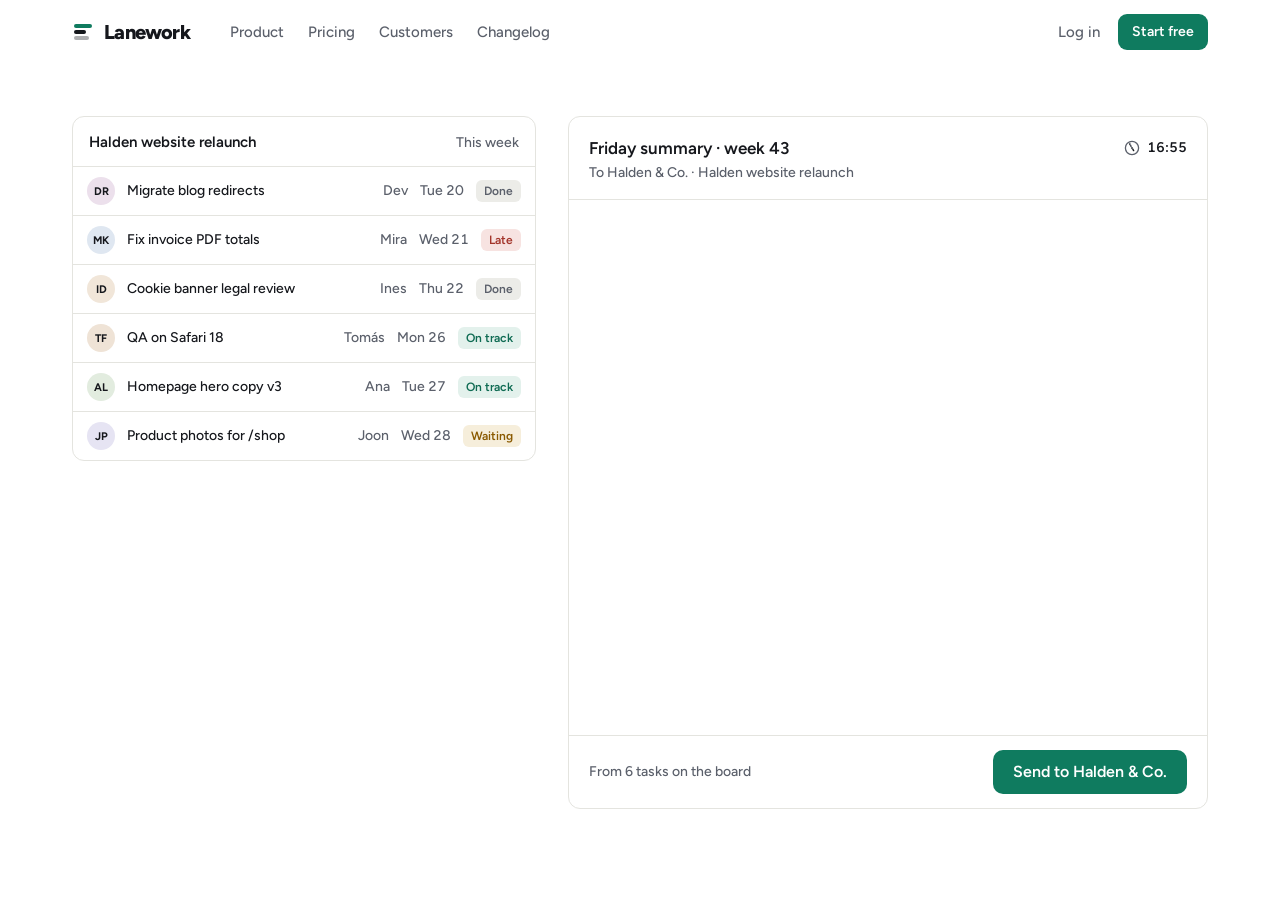
<file: examples/lanework/comps/05-friday/index.html>
<!doctype html>
<html lang="en">
<head>
<meta charset="utf-8">
<meta name="viewport" content="width=device-width, initial-scale=1">
<title>Lanework · Friday, 16:55.</title>
<link rel="stylesheet" href="../lanework-ds.css">
<style>
  /* Layout and comp-only elements. DS classes are positioned here, never restyled. */
  html, body { overflow-x: hidden; }
  .hero { box-sizing: border-box; max-width: 1200px; margin: 0 auto; padding: 52px 32px 40px;
          display: grid; grid-template-columns: 42fr 58fr; gap: 32px; align-items: stretch; }
  .left { display: flex; flex-direction: column; min-width: 0; }
  .copy { margin-top: 48px; }
  .copy .lw-h1 > span { display: block; }
  .copy .lw-h1 .nw { display: block; white-space: nowrap; }
  .act { display: flex; align-items: center; gap: 16px; margin-top: 28px; flex-wrap: wrap; }

  .board { overflow: hidden; }
  .ph { display: flex; justify-content: space-between; align-items: baseline; padding: 15px 16px 13px; border-bottom: 1px solid var(--lw-line); }
  .pt { font: 600 15px/20px var(--lw-face); color: var(--lw-ink); }
  .pm { font: 500 14px/20px var(--lw-face); color: var(--lw-ink-2); }
  .board .lw-row { border-top: 1px solid var(--lw-line); }
  .board .rows .lw-row:first-child { border-top: 0; }
  .tk { white-space: nowrap; overflow: hidden; text-overflow: ellipsis; min-width: 0; }
  .dt, .sm, .clk b { font-variant-numeric: tabular-nums; }

  .sum { display: flex; flex-direction: column; min-width: 0; }
  .sh { display: flex; justify-content: space-between; align-items: flex-start; padding: 18px 20px 16px; border-bottom: 1px solid var(--lw-line); }
  .st { font: 600 17px/26px var(--lw-face); color: var(--lw-ink); }
  .sto { font: 500 14px/20px var(--lw-face); color: var(--lw-ink-2); margin-top: 2px; }
  .clk { display: inline-flex; align-items: center; gap: 7px; font: 500 14px/20px var(--lw-face); color: var(--lw-ink-2); padding-top: 3px; }
  .clk svg { width: 16px; height: 16px; display: block; }
  .clk b { font-weight: 600; color: var(--lw-ink); }
  .sb { flex: 1; padding: 6px 20px 12px; }
  .g { margin-top: 18px; }
  .gl { font: 600 14px/20px var(--lw-face); color: var(--lw-ink-2); padding: 6px 0 4px; }
  .gl i { font-style: normal; color: var(--lw-ink-3); margin-left: 6px; font-variant-numeric: tabular-nums; }
  .sl { display: grid; grid-template-columns: 28px 1fr auto; align-items: center; gap: 12px; padding: 10px 10px; margin: 0 -10px; border-radius: 8px; }
  .sl .lt { min-width: 0; }
  .sl .tn { font: 600 15px/20px var(--lw-face); color: var(--lw-ink); white-space: nowrap; overflow: hidden; text-overflow: ellipsis; }
  .sl .sm { font: 500 14px/20px var(--lw-face); color: var(--lw-ink-2); white-space: nowrap; overflow: hidden; text-overflow: ellipsis; }
  .sf { display: flex; justify-content: space-between; align-items: center; gap: 12px; padding: 14px 20px; border-top: 1px solid var(--lw-line); min-height: 44px; }
  .sf .from { font: 500 14px/20px var(--lw-face); color: var(--lw-ink-2); }
  .sendwrap { position: relative; display: grid; justify-items: end; align-items: center; }
  .sendwrap > * { grid-area: 1 / 1; }
  .lw-btn.press { background: var(--lw-accent-press); transform: scale(.97); }
  .sent { display: inline-flex; align-items: center; gap: 7px; font: 500 14px/20px var(--lw-face); color: var(--lw-ink-2); white-space: nowrap; }
  .sent svg { width: 14px; height: 14px; }

  .fly { position: absolute; z-index: 30; pointer-events: none; margin: 0; }
  .cursor { position: absolute; z-index: 40; width: 20px; height: 24px; pointer-events: none; }
  .replay { position: fixed; right: 16px; bottom: 12px; z-index: 50; border: 0; background: none; padding: 4px 2px;
            font: 500 12px/1 var(--lw-face); color: var(--lw-ink-2); cursor: pointer; }
  .replay:focus-visible { outline: 2px solid var(--lw-accent); outline-offset: 2px; }

  @media (max-width: 734px) {
    .hero { grid-template-columns: 1fr; padding: 10px 16px 16px; gap: 10px; }
    .left { display: grid; }
    .left > * { grid-area: 1 / 1; }
    .copy { margin-top: 0; align-self: center; }
    .act { margin-top: 20px; gap: 10px 14px; }
    .board .ph { display: none; }
    .board .ow, .board .dt { display: none; }
    .sh { padding: 10px 14px 8px; }
    .st { font-size: 16px; line-height: 22px; }
    .sto { display: none; }
    .sb { padding: 0 14px 6px; }
    .g { margin-top: 2px; }
    .gl { padding: 3px 0 0; }
    .sl { padding: 3px 8px; margin: 0 -8px; gap: 10px; }
    .sl .tn { font-size: 14px; line-height: 18px; }
    .sl .sm { font-size: 13px; line-height: 18px; }
    .sf { padding: 10px 14px; }
    .sf .from { display: none; }
    .sendwrap { width: 100%; }
  }
</style>
</head>
<body class="lw bg-page">
<nav class="lw-nav" aria-label="Main">
  <div class="lw-nav-in">
    <a class="lw-brand" href="#" aria-label="Lanework home">
      <svg viewBox="0 0 22 22" aria-hidden="true"><rect x="2" y="3" width="18" height="4" rx="2" fill="#0f7b5f"/><rect x="2" y="9" width="12" height="4" rx="2" fill="#15171c"/><rect x="2" y="15" width="15" height="4" rx="2" fill="#15171c" opacity=".35"/></svg>
      Lanework
    </a>
    <div class="lw-links"><a href="#">Product</a><a href="#">Pricing</a><a href="#">Customers</a><a href="#">Changelog</a></div>
    <div class="lw-nav-end">
      <a class="lw-login" href="#">Log in</a>
      <a class="lw-btn" href="#">Start free</a>
      <span class="lw-menu" aria-hidden="true"></span>
    </div>
  </div>
</nav>

<main class="hero">
  <div class="left">
    <section class="lw-panel board" id="board" aria-label="Board: Halden website relaunch, this week">
      <header class="ph"><span class="pt">Halden website relaunch</span><span class="pm">This week</span></header>
      <div class="rows">
        <div class="lw-row" id="r1"><span class="lw-av a4">DR</span><span class="tk">Migrate blog redirects</span><span class="lw-muted ow">Dev</span><span class="lw-muted dt">Tue 20</span><span class="lw-chip done">Done</span></div>
        <div class="lw-row" id="r2"><span class="lw-av">MK</span><span class="tk">Fix invoice PDF totals</span><span class="lw-muted ow">Mira</span><span class="lw-muted dt">Wed 21</span><span class="lw-chip late">Late</span></div>
        <div class="lw-row" id="r3"><span class="lw-av a6">ID</span><span class="tk">Cookie banner legal review</span><span class="lw-muted ow">Ines</span><span class="lw-muted dt">Thu 22</span><span class="lw-chip done">Done</span></div>
        <div class="lw-row" id="r4"><span class="lw-av a2">TF</span><span class="tk">QA on Safari 18</span><span class="lw-muted ow">Tomás</span><span class="lw-muted dt">Mon 26</span><span class="lw-chip ok">On track</span></div>
        <div class="lw-row" id="r5"><span class="lw-av a3">AL</span><span class="tk">Homepage hero copy v3</span><span class="lw-muted ow">Ana</span><span class="lw-muted dt">Tue 27</span><span class="lw-chip ok">On track</span></div>
        <div class="lw-row" id="r6"><span class="lw-av a5">JP</span><span class="tk">Product photos for /shop</span><span class="lw-muted ow">Joon</span><span class="lw-muted dt">Wed 28</span><span class="lw-chip wait">Waiting</span></div>
      </div>
    </section>

    <div class="copy" id="copy">
      <h1 class="lw-h1"><span id="h1a">Friday, 16:55.</span> <span id="h1b"><span class="nw">Nothing left</span> to write.</span></h1>
      <div class="act" id="act"><a class="lw-btn" href="#">Start free</a><span class="lw-price">$6 per person / month · free for 3</span></div>
    </div>
  </div>

  <section class="lw-panel sum" id="sum" aria-label="Friday summary, week 43">
    <header class="sh">
      <div>
        <div class="st">Friday summary · week 43</div>
        <div class="sto">To Halden &amp; Co. · Halden website relaunch</div>
      </div>
      <div class="clk" aria-label="Time">
        <svg viewBox="0 0 16 16" aria-hidden="true">
          <circle cx="8" cy="8" r="6.6" fill="none" stroke="#5b606b" stroke-width="1.3"/>
          <line x1="8" y1="8" x2="8" y2="4.9" stroke="#15171c" stroke-width="1.4" stroke-linecap="round" transform="rotate(147.5 8 8)"/>
          <line x1="8" y1="8" x2="8" y2="3.2" stroke="#15171c" stroke-width="1.2" stroke-linecap="round" id="hm" transform="rotate(330 8 8)"/>
          <line x1="8" y1="9.2" x2="8" y2="2.6" stroke="#8b909a" stroke-width=".8" stroke-linecap="round" id="hs" transform="rotate(330 8 8)"/>
        </svg>
        <b id="clock">16:55</b>
      </div>
    </header>

    <div class="sb">
      <div class="g" id="g1">
        <div class="gl">Shipped<i>2</i></div>
        <div class="sl" id="s1"><span class="lw-av a4">DR</span><div class="lt"><div class="tn">Migrate blog redirects</div><div class="sm">Dev Raman · shipped Tue 20 Oct</div></div><span class="lw-chip done">Done</span></div>
        <div class="sl" id="s2"><span class="lw-av a6">ID</span><div class="lt"><div class="tn">Cookie banner legal review</div><div class="sm">Ines Duarte · shipped Thu 22 Oct</div></div><span class="lw-chip done">Done</span></div>
      </div>
      <div class="g" id="g2">
        <div class="gl">Moved<i>3</i></div>
        <div class="sl" id="s3"><span class="lw-av a3">AL</span><div class="lt"><div class="tn">Homepage hero copy v3</div><div class="sm">Ana Lindqvist · due Tue 27 Oct</div></div><span class="lw-chip ok">On track</span></div>
        <div class="sl" id="s4"><span class="lw-av a5">JP</span><div class="lt"><div class="tn">Product photos for /shop</div><div class="sm">Joon Park · due Wed 28 Oct</div></div><span class="lw-chip wait">Waiting</span></div>
        <div class="sl" id="s5"><span class="lw-av a2">TF</span><div class="lt"><div class="tn">QA on Safari 18</div><div class="sm">Tomás Ferreira · due Mon 26 Oct</div></div><span class="lw-chip ok">On track</span></div>
      </div>
      <div class="g" id="g3">
        <div class="gl">Late<i>1</i></div>
        <div class="sl" id="s6"><span class="lw-av">MK</span><div class="lt"><div class="tn">Fix invoice PDF totals</div><div class="sm">Mira Kowalski · was due Wed 21 Oct</div></div><span class="lw-chip late">Late</span></div>
      </div>
    </div>

    <footer class="sf">
      <span class="from">From 6 tasks on the board</span>
      <div class="sendwrap">
        <a class="lw-btn" href="#" id="send">Send to Halden &amp; Co.</a>
        <span class="sent" id="sent"><svg viewBox="0 0 14 14" aria-hidden="true"><path d="M2.5 7.4l2.9 2.8 6.1-6.4" fill="none" stroke="#5b606b" stroke-width="1.6" stroke-linecap="round" stroke-linejoin="round"/></svg>Sent to Halden &amp; Co. at 16:56</span>
      </div>
    </footer>
  </section>
</main>

<svg class="cursor" id="cursor" viewBox="0 0 20 24" aria-hidden="true"><path d="M2 1.5v18.2l4.6-4.3 3 6.9 3.1-1.4-3-6.8 6.4-.3z" fill="#15171c" stroke="#fff" stroke-width="1.4" stroke-linejoin="round"/></svg>
<button class="replay" id="replay" type="button">Replay</button>

<script>
(function () {
  var END = 5.6;
  var START = 1.2, STEP = 0.46;
  // board row -> summary line, in the order the summary writes itself
  var PAIRS = [['r1','s1'],['r3','s2'],['r5','s3'],['r6','s4'],['r4','s5'],['r2','s6']];
  var GROUPS = [['g1',0],['g2',2],['g3',5]];
  var $ = function (id) { return document.getElementById(id); };
  var mobile = function () { return window.matchMedia('(max-width: 734px)').matches; };

  function clamp(x) { return x < 0 ? 0 : x > 1 ? 1 : x; }
  function seg(t, a, b) { return clamp((t - a) / (b - a)); }
  function eo(p) { return 1 - Math.pow(1 - p, 3); }
  function eio(p) { return p < .5 ? 4 * p * p * p : 1 - Math.pow(-2 * p + 2, 3) / 2; }
  function abs(el) { var r = el.getBoundingClientRect(); return { x: r.left + window.scrollX, y: r.top + window.scrollY, w: r.width, h: r.height }; }

  // flying avatars: one clone per pair
  var flies = PAIRS.map(function (p) {
    var src = $(p[0]).querySelector('.lw-av');
    var f = src.cloneNode(true); f.classList.add('fly'); f.setAttribute('aria-hidden', 'true');
    document.body.appendChild(f); return f;
  });

  function render(t) {
    // clock: seconds hand ticks, minute turns over at t = 4.0
    var k = Math.floor(t), fr = t - k;
    var sec = 55 + k + eo(clamp(fr / 0.14));
    $('hs').setAttribute('transform', 'rotate(' + (sec * 6) + ' 8 8)');
    $('hm').setAttribute('transform', 'rotate(' + (330 + Math.min(sec - 55, 5) * 0.1 + (t >= 4 ? 5.5 : 0)) + ' 8 8)');
    $('clock').textContent = t >= 4 ? '16:56' : '16:55';

    PAIRS.forEach(function (p, i) {
      var s = START + i * STEP;
      var row = $(p[0]), line = $(p[1]), f = flies[i];
      var ra = clamp(seg(t, s, s + 0.08) - seg(t, s + 0.36, s + 0.56));
      row.style.background = ra > 0 ? 'rgba(227,241,236,' + ra + ')' : '';
      row.style.boxShadow = ra > 0 ? 'inset 3px 0 0 rgba(15,123,95,' + ra + ')' : '';

      var la = clamp(seg(t, s + 0.3, s + 0.38) - seg(t, s + 0.46, s + 0.72));
      line.style.background = la > 0 ? 'rgba(227,241,236,' + la + ')' : '';
      var lp = eo(seg(t, s + 0.28, s + 0.5));
      line.style.opacity = lp;
      line.style.transform = 'translateY(' + ((1 - lp) * 5).toFixed(2) + 'px)';
      var dst = line.querySelector('.lw-av');
      var landed = t >= s + 0.38;
      dst.style.visibility = landed ? 'visible' : 'hidden';

      var fp = seg(t, s + 0.05, s + 0.38);
      if (fp > 0 && fp < 1) {
        var a = abs(row.querySelector('.lw-av')), b = abs(dst);
        var e = eio(fp);
        var x = a.x + (b.x - a.x) * e, y = a.y + (b.y - a.y) * e - Math.sin(Math.PI * e) * 18;
        f.style.left = x + 'px'; f.style.top = y + 'px'; f.style.display = 'inline-grid';
        f.style.transform = 'scale(' + (1 + Math.sin(Math.PI * e) * 0.12) + ')';
      } else { f.style.display = 'none'; }
    });

    GROUPS.forEach(function (g) {
      var s = START + g[1] * STEP;
      $(g[0]).querySelector('.gl').style.opacity = eo(seg(t, s, s + 0.22));
    });

    // the click
    var send = $('send'), sent = $('sent'), cur = $('cursor');
    var sb = abs(send);
    var cx0 = sb.x + sb.w / 2 - 170, cy0 = sb.y + sb.h / 2 + 70;
    var cx1 = sb.x + sb.w / 2 - 6, cy1 = sb.y + sb.h / 2 - 4;
    var cp = eio(seg(t, 3.95, 4.38));
    var co = clamp(seg(t, 3.95, 4.08) - seg(t, 4.6, 4.78));
    cur.style.left = (cx0 + (cx1 - cx0) * cp) + 'px';
    cur.style.top = (cy0 + (cy1 - cy0) * cp) + 'px';
    cur.style.opacity = co; cur.style.display = co > 0 ? 'block' : 'none';
    send.classList.toggle('press', t >= 4.38 && t < 4.54);
    var so = 1 - seg(t, 4.55, 4.68);
    send.style.opacity = so; send.style.visibility = so > 0 ? 'visible' : 'hidden';
    var sn = eo(seg(t, 4.64, 4.84));
    sent.style.opacity = sn; sent.style.visibility = sn > 0 ? 'visible' : 'hidden';

    // the headline lands (on a phone it takes the board's place)
    var m = mobile();
    var bo = m ? 1 - seg(t, 4.72, 4.92) : 1;
    $('board').style.opacity = bo; $('board').style.visibility = bo > 0 ? 'visible' : 'hidden';
    var off = m ? 0.12 : 0;
    var h1a = eo(seg(t, 4.72 + off, 5.12 + off)), h1b = eo(seg(t, 4.88 + off, 5.28 + off)), ac = eo(seg(t, 5.08 + off, 5.48));
    [['h1a', h1a], ['h1b', h1b], ['act', ac]].forEach(function (q) {
      var el = $(q[0]); el.style.opacity = q[1];
      el.style.transform = 'translateY(' + ((1 - q[1]) * 14).toFixed(2) + 'px)';
      el.style.visibility = q[1] > 0 ? 'visible' : 'hidden';
    });

    $('replay').style.visibility = t >= END ? 'visible' : 'hidden';
  }

  var raf = 0, t0 = 0;
  function frame(now) {
    var t = (now - t0) / 1000;
    if (t >= END) { render(END); raf = 0; return; }
    render(t); raf = requestAnimationFrame(frame);
  }
  function play() {
    cancelAnimationFrame(raf); render(0);
    t0 = performance.now(); raf = requestAnimationFrame(frame);
  }
  function seekFromHash() {
    var m = /t=([0-9.]+)/.exec(location.hash);
    if (!m) return false;
    cancelAnimationFrame(raf); raf = 0;
    render(Math.min(parseFloat(m[1]), END));
    return true;
  }
  function start() {
    if (seekFromHash()) return;
    if (window.matchMedia('(prefers-reduced-motion: reduce)').matches) { render(END); return; }
    play();
  }

  render(0);
  window.addEventListener('hashchange', start);
  window.addEventListener('resize', function () { if (!raf) seekFromHash() || render(END); });
  $('replay').addEventListener('click', function () {
    if (location.hash) history.replaceState(null, '', location.pathname + location.search);
    play();
  });
  (document.fonts && document.fonts.ready ? document.fonts.ready : Promise.resolve()).then(start);
})();
</script>
</body>
</html>
</file>
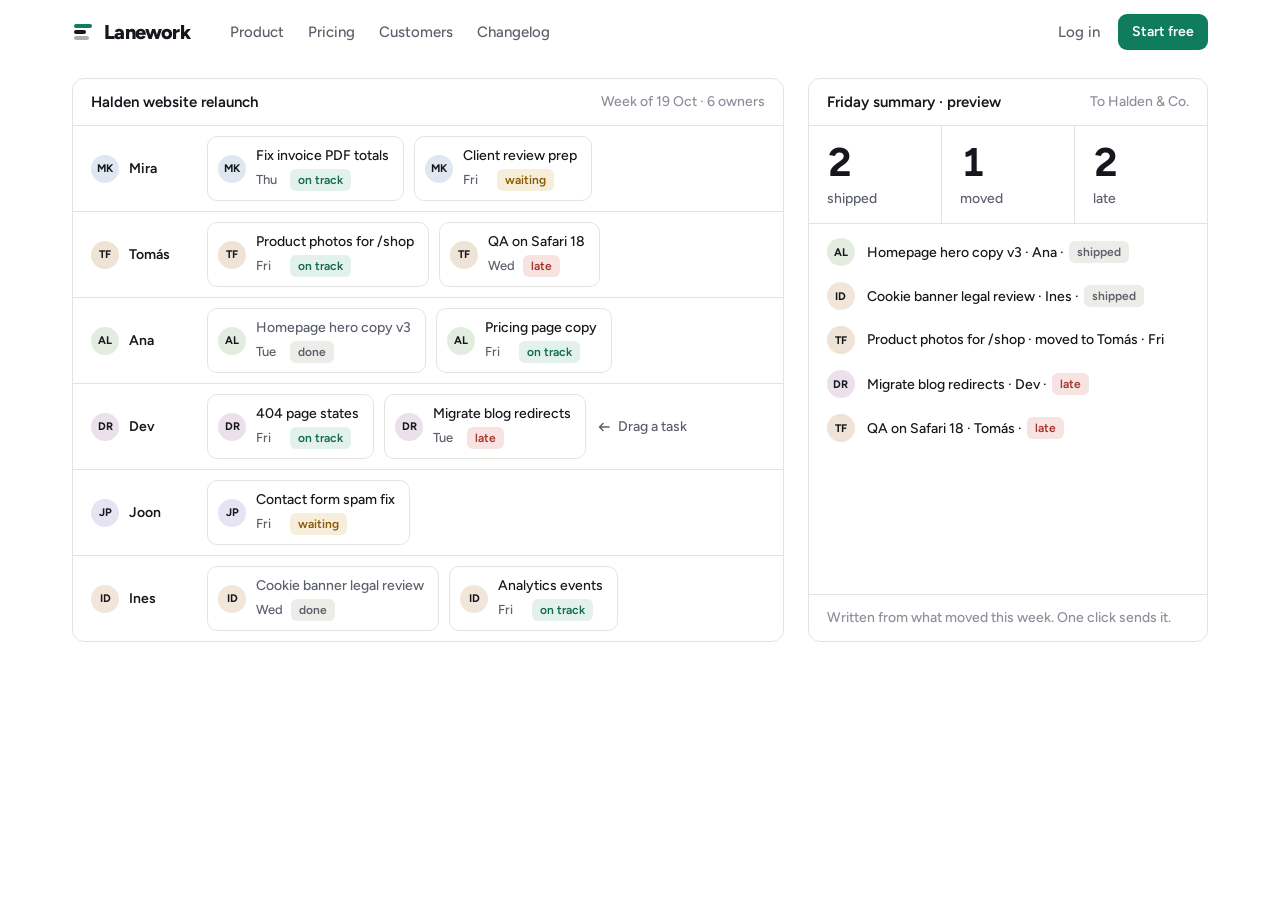
<file: examples/lanework/comps/19-drag/index.html>
<!doctype html>
<html lang="en">
<head>
<meta charset="utf-8">
<meta name="viewport" content="width=device-width, initial-scale=1">
<title>Lanework — Drag a task</title>
<link rel="stylesheet" href="../lanework-ds.css">
<style>
  /* Layout and comp-only parts. DS classes are positioned here, never restyled. */
  html { -webkit-text-size-adjust: 100%; }
  body { overflow-x: hidden; }
  .hero { box-sizing: border-box; max-width: 1200px; margin: 0 auto; padding: 14px 32px 40px; }

  .product { display: grid; grid-template-columns: 64fr 36fr; gap: 24px; align-items: stretch; }

  /* Board: a lane per owner */
  .board { position: relative; overflow: visible; touch-action: pan-y; user-select: none; -webkit-user-select: none; }
  .phead { display: flex; align-items: center; justify-content: space-between; gap: 12px; padding: 13px 18px; border-bottom: 1px solid var(--lw-line); font: 600 15px/20px var(--lw-face); color: var(--lw-ink); }
  .phead .meta { font: 500 14px/20px var(--lw-face); color: var(--lw-ink-3); white-space: nowrap; }
  .lane { position: relative; display: grid; grid-template-columns: 104px 1fr; align-items: center; column-gap: 12px; padding: 10px 18px; }
  .lane + .lane { border-top: 1px solid var(--lw-line); }
  .lane .bg { position: absolute; inset: 0; background: var(--lw-surface); opacity: 0; pointer-events: none; }
  .lane:last-child .bg { border-radius: 0 0 11px 11px; }
  .lane.over .bg { opacity: 1; }
  .who { position: relative; display: flex; flex-wrap: wrap; align-items: center; gap: 4px 10px; font: 600 14px/20px var(--lw-face); color: var(--lw-ink); }
  .cards { position: relative; display: flex; flex-wrap: wrap; align-items: center; gap: 10px; min-height: 64px; min-width: 0; }
  .cards .card { flex: 0 1 auto; min-width: 156px; }
  .card .mt, .card .lw-chip { white-space: nowrap; }
  .card .nm { overflow: hidden; text-overflow: ellipsis; min-width: 0; }
  .card > span:nth-child(2), .card .mt { min-width: 0; }
  .card { grid-template-columns: 28px minmax(0, auto); }

  .card { position: relative; box-sizing: border-box; display: grid; grid-template-columns: 28px auto; grid-template-rows: auto auto; column-gap: 10px; align-items: center;
          padding: 9px 14px 9px 10px; background: var(--lw-page); border: 1px solid var(--lw-line); border-radius: 10px; cursor: grab; transform-origin: 50% 50%; will-change: transform; }
  .card .lw-av { grid-row: 1 / 3; }
  .card .nm { font: 500 14px/20px var(--lw-face); color: var(--lw-ink); white-space: nowrap; }
  .card .mt { display: flex; align-items: center; gap: 8px; margin-top: 3px; font: 500 13px/18px var(--lw-face); color: var(--lw-ink-2); }
  .card .due { min-width: 26px; }
  .card[data-st="done"] { cursor: default; }
  .card[data-st="done"] .nm { color: var(--lw-ink-2); }
  .card.lifted { z-index: 6; border-color: var(--lw-accent); cursor: grabbing; }
  .card .grip { display: none; }

  .slot { position: absolute; box-sizing: border-box; border: 1px dashed #c9c9c2; border-radius: 10px; pointer-events: none; opacity: 0; }

  .hint { display: inline-flex; align-items: center; gap: 6px; font: 500 14px/20px var(--lw-face); color: var(--lw-ink-2); white-space: nowrap; pointer-events: none; opacity: 0; }
  .hint svg { width: 16px; height: 16px; display: block; }
  .hint.m { display: none; }

  /* Friday summary preview */
  .summary { display: flex; flex-direction: column; }
  .slist { padding: 6px 0; }
  .sl { position: relative; display: grid; grid-template-columns: 28px 1fr; column-gap: 12px; align-items: center; padding: 8px 18px; font: 500 14px/20px var(--lw-face); color: var(--lw-ink); }
  .sl::before { content: ""; position: absolute; inset: 0 6px; border-radius: 8px; background: var(--lw-ok-bg); opacity: var(--hl, 0); pointer-events: none; }
  .sl > * { position: relative; }
  .sl .st { min-height: 20px; }
  .sl .tail { white-space: pre-wrap; }
  .sl .lw-chip { margin-left: 2px; vertical-align: 1px; }
  .stats { display: grid; grid-template-columns: repeat(3, 1fr); border-bottom: 1px solid var(--lw-line); }
  .stats > div { padding: 14px 18px 13px; }
  .stats > div + div { border-left: 1px solid var(--lw-line); }
  .stats b { display: block; font: 700 40px/44px var(--lw-face); letter-spacing: -0.02em; color: var(--lw-ink); font-variant-numeric: tabular-nums; }
  .stats span { font: 500 14px/20px var(--lw-face); color: var(--lw-ink-2); }
  .sfoot { margin-top: auto; padding: 13px 18px; border-top: 1px solid var(--lw-line); font: 500 14px/20px var(--lw-face); color: var(--lw-ink-3); }

  /* The words */
  .say { display: grid; grid-template-columns: 1fr 400px; column-gap: 48px; align-items: end; margin-top: 40px; }
  .say .ln { display: block; will-change: transform, opacity; }
  .act { display: flex; align-items: center; flex-wrap: wrap; gap: 10px 16px; margin-top: 22px; }

  .replay { position: fixed; right: 16px; bottom: 12px; z-index: 30; padding: 6px 8px; border: 0; background: none; font: 500 12px/16px var(--lw-face); color: var(--lw-ink-2); cursor: pointer; visibility: hidden; }
  .replay.on { visibility: visible; }

  @media (pointer: coarse) {
    .card { padding-right: 38px; }
    .card .grip { display: grid; place-items: center; position: absolute; top: 0; right: 0; bottom: 0; width: 34px; touch-action: none; cursor: grab; }
    .card .grip svg { width: 10px; height: 16px; }
    .card[data-st="done"] .grip { display: none; }
    .card[data-st="done"] { padding-right: 14px; }
  }

  @media (max-width: 1068px) {
    .say { grid-template-columns: 1fr; }
    .say .side { max-width: 560px; margin-top: 20px; }
  }

  @media (max-width: 734px) {
    .hero { padding: 8px 16px 32px; }
    .product { grid-template-columns: 1fr; gap: 12px; }
    .phead { padding: 11px 14px; }
    .lane { grid-template-columns: 84px 1fr; column-gap: 10px; padding: 8px 12px; }
    .lane.mob-off { display: none; }
    .lane.mob-off + .lane { border-top: 0; }
    .lane:not(.mob-off) ~ .lane:not(.mob-off) { border-top: 1px solid var(--lw-line); }
    .cards { min-height: 64px; flex-wrap: nowrap; }
    .card:not(.top) { display: none; }
    .card { min-width: 0; }
    .card .nm { overflow: hidden; text-overflow: ellipsis; }
    .hint.d { display: none; }
    .hint.m { display: inline-flex; }
    .sl { padding: 7px 14px; column-gap: 10px; }
    .sl.m-hide, .sfoot, .stats, .m-off { display: none; }
    .say { margin-top: 24px; }
    .say .side { margin-top: 0; }
    .say .lw-lead { display: none; }
    .act { margin-top: 18px; gap: 8px 14px; }
  }
</style>
</head>
<body class="lw bg-page">
<nav class="lw-nav" aria-label="Main">
  <div class="lw-nav-in">
    <a class="lw-brand" href="#" aria-label="Lanework home">
      <svg viewBox="0 0 22 22" aria-hidden="true"><rect x="2" y="3" width="18" height="4" rx="2" fill="#0f7b5f"/><rect x="2" y="9" width="12" height="4" rx="2" fill="#15171c"/><rect x="2" y="15" width="15" height="4" rx="2" fill="#15171c" opacity=".35"/></svg>
      Lanework
    </a>
    <div class="lw-links"><a href="#">Product</a><a href="#">Pricing</a><a href="#">Customers</a><a href="#">Changelog</a></div>
    <div class="lw-nav-end">
      <a class="lw-login" href="#">Log in</a>
      <a class="lw-btn" href="#">Start free</a>
      <span class="lw-menu" aria-hidden="true"></span>
    </div>
  </div>
</nav>

<main class="hero">
  <section class="product" aria-label="Lanework board and Friday summary">
    <div class="lw-panel board" id="board">
      <div class="phead">Halden website relaunch <span class="meta">Week of 19 Oct<span class="m-off"> · 6 owners</span></span></div>
      <div id="lanes"></div>
      <div class="slot" id="slot"></div>
    </div>
    <div class="lw-panel summary" aria-live="polite">
      <div class="phead">Friday summary · preview <span class="meta">To Halden &amp; Co.</span></div>
      <div class="stats" aria-label="This week"><div><b id="n-shipped">2</b><span>shipped</span></div><div><b id="n-moved">1</b><span>moved</span></div><div><b id="n-late">2</b><span>late</span></div></div>
      <div class="slist" id="slist"></div>
      <div class="sfoot">Written from what moved this week. One click sends it.</div>
    </div>
  </section>

  <section class="say">
    <h1 class="lw-h1" id="h1"><span class="ln">Drag a task.</span><span class="ln">Watch Friday change.</span></h1>
    <div class="side" id="side">
      <p class="lw-lead">Every task has one owner and one date. Move one, and the Friday summary rewrites its own line.</p>
      <div class="act"><a class="lw-btn" href="#">Start free</a><span class="lw-price">$6 per person / month · free for 3</span></div>
    </div>
  </section>
</main>

<button class="replay" id="replay" type="button">Replay</button>

<script>
(function () {
  "use strict";

  /* ---------- the mock world ---------- */
  var OWNERS = [
    { id: "mira",  name: "Mira",  ini: "MK", av: "",   mob: false },
    { id: "tomas", name: "Tomás", ini: "TF", av: "a2", mob: true },
    { id: "ana",   name: "Ana",   ini: "AL", av: "a3", mob: false },
    { id: "dev",   name: "Dev",   ini: "DR", av: "a4", mob: true },
    { id: "joon",  name: "Joon",  ini: "JP", av: "a5", mob: true },
    { id: "ines",  name: "Ines",  ini: "ID", av: "a6", mob: false }
  ];
  var TASKS = [
    { id: "inv",  name: "Fix invoice PDF totals",     owner: "mira",  due: "Thu", st: "ok" },
    { id: "rev",  name: "Client review prep",         owner: "mira",  due: "Fri", st: "wait" },
    { id: "pho",  name: "Product photos for /shop",   owner: "tomas", due: "Fri", st: "ok" },
    { id: "qa",   name: "QA on Safari 18",            owner: "tomas", due: "Wed", st: "late" },
    { id: "hero", name: "Homepage hero copy v3",      owner: "ana",   due: "Tue", st: "done" },
    { id: "prc",  name: "Pricing page copy",          owner: "ana",   due: "Fri", st: "ok" },
    { id: "404",  name: "404 page states",            owner: "dev",   due: "Fri", st: "ok" },
    { id: "mig",  name: "Migrate blog redirects",     owner: "dev",   due: "Tue", st: "late" },
    { id: "form", name: "Contact form spam fix",      owner: "joon",  due: "Fri", st: "wait" },
    { id: "cook", name: "Cookie banner legal review", owner: "ines",  due: "Wed", st: "done" },
    { id: "evt",  name: "Analytics events",           owner: "ines",  due: "Fri", st: "ok" }
  ];
  /* Friday summary: shipped, moved, late, with owners */
  var LINES = [
    { task: "hero", kind: "shipped", who: "ana",   mob: false },
    { task: "cook", kind: "shipped", who: "ines",  mob: false },
    { task: "pho",  kind: "moved",   who: "tomas", due: "Fri", mob: false },
    { task: "mig",  kind: "late",    who: "dev",   mob: true },
    { task: "qa",   kind: "late",    who: "tomas", mob: true }
  ];
  var CHIP = { ok: "on track", wait: "waiting", late: "late", done: "done" };
  var TODAY = "Thu";

  function owner(id) { for (var i = 0; i < OWNERS.length; i++) if (OWNERS[i].id === id) return OWNERS[i]; }
  function task(id) { for (var i = 0; i < TASKS.length; i++) if (TASKS[i].id === id) return TASKS[i]; }
  function el(tag, cls, txt) { var e = document.createElement(tag); if (cls) e.className = cls; if (txt != null) e.textContent = txt; return e; }
  function av(o) { var s = el("span", "lw-av" + (o.av ? " " + o.av : ""), o.ini); s.setAttribute("aria-label", o.name); return s; }

  var board = document.getElementById("board");
  var lanesEl = document.getElementById("lanes");
  var slist = document.getElementById("slist");
  var slot = document.getElementById("slot");
  var h1Lines = document.querySelectorAll("#h1 .ln");
  var side = document.getElementById("side");
  var replayBtn = document.getElementById("replay");

  var ARROW = '<svg viewBox="0 0 16 16" aria-hidden="true"><path d="M13 8H3.5M7 4.5 3.5 8 7 11.5" fill="none" stroke="currentColor" stroke-width="1.5" stroke-linecap="round" stroke-linejoin="round"/></svg>';
  var GRIP = '<svg viewBox="0 0 10 16" aria-hidden="true"><g fill="#8b909a"><circle cx="2.5" cy="3" r="1.4"/><circle cx="7.5" cy="3" r="1.4"/><circle cx="2.5" cy="8" r="1.4"/><circle cx="7.5" cy="8" r="1.4"/><circle cx="2.5" cy="13" r="1.4"/><circle cx="7.5" cy="13" r="1.4"/></g></svg>';

  /* ---------- build ---------- */
  var lanes = {}, cards = {}, hints = [], migLine;

  function makeCard(t) {
    var c = el("div", "card");
    c.dataset.id = t.id; c.dataset.owner = t.owner; c.dataset.due = t.due; c.dataset.st = t.st;
    c.appendChild(av(owner(t.owner)));
    c.appendChild(el("span", "nm", t.name));
    var mt = el("span", "mt");
    mt.appendChild(el("span", "due", t.due));
    mt.appendChild(el("span", "lw-chip " + t.st, CHIP[t.st]));
    c.appendChild(mt);
    var g = el("span", "grip"); g.innerHTML = GRIP; c.appendChild(g);
    return c;
  }
  function setCard(c, ownerId, due, st) {
    var o = owner(ownerId), a = c.querySelector(".lw-av");
    a.className = "lw-av" + (o.av ? " " + o.av : ""); a.textContent = o.ini; a.setAttribute("aria-label", o.name);
    c.querySelector(".due").textContent = due;
    var ch = c.querySelector(".lw-chip"); ch.className = "lw-chip " + st; ch.textContent = CHIP[st];
    c.dataset.owner = ownerId; c.dataset.due = due; c.dataset.st = st;
  }

  function lineParts(kind, who, due) {
    var o = owner(who);
    if (kind === "moved") return { tail: "moved to " + o.name + " · " + due, chip: null, o: o };
    if (kind === "shipped") return { tail: o.name + " · ", chip: { cls: "done", txt: "shipped" }, o: o };
    return { tail: o.name + " · ", chip: { cls: "late", txt: "late" }, o: o };
  }
  function makeLine(L) {
    var t = task(L.task), p = lineParts(L.kind, L.who, L.due);
    var row = el("div", "sl" + (L.mob ? "" : " m-hide"));
    row.dataset.task = L.task; row.dataset.kind = L.kind;
    row.appendChild(av(p.o));
    var st = el("span", "st");
    st.appendChild(el("span", "pre", t.name + " · "));
    st.appendChild(el("span", "tail", p.tail));
    var ch = el("span", "lw-chip " + (p.chip ? p.chip.cls : "ok"), p.chip ? p.chip.txt : "");
    if (!p.chip) ch.style.display = "none";
    st.appendChild(ch);
    row.appendChild(st);
    return row;
  }

  function build() {
    lanesEl.textContent = ""; slist.textContent = ""; lanes = {}; cards = {}; hints = [];
    OWNERS.forEach(function (o) {
      var lane = el("div", "lane" + (o.mob ? "" : " mob-off"));
      lane.dataset.owner = o.id;
      lane.appendChild(el("span", "bg"));
      var who = el("div", "who"); who.appendChild(av(o)); who.appendChild(el("span", "", o.name));
      var cs = el("div", "cards");
      lane.appendChild(who); lane.appendChild(cs);
      lanesEl.appendChild(lane);
      lanes[o.id] = { lane: lane, cards: cs, who: who };
    });
    TASKS.forEach(function (t) { var c = makeCard(t); cards[t.id] = c; lanes[t.owner].cards.appendChild(c); });
    /* the hint: right of the late card on desktop, under Dev's name on phones */
    var hd = el("span", "hint d"); hd.innerHTML = ARROW + "Drag a task";
    lanes.dev.cards.appendChild(hd);
    var hm = el("span", "hint m"); hm.innerHTML = "Drag a task";
    lanes.dev.who.appendChild(hm);
    hints = [hd, hm];
    LINES.forEach(function (L) { var r = makeLine(L); slist.appendChild(r); if (L.task === "mig") migLine = r; });
    markTops();
  }

  /* On phones a lane shows one card: the last one moved in, else the first late, else the first. */
  function markTops() {
    Object.keys(lanes).forEach(function (k) {
      var cs = [].slice.call(lanes[k].cards.querySelectorAll(".card"));
      cs.forEach(function (c) { c.classList.remove("top"); });
      if (!cs.length) return;
      var pick = null, best = 0;
      cs.forEach(function (c) { var m = +(c.dataset.moved || 0); if (m > best) { best = m; pick = c; } });
      if (!pick) pick = cs.filter(function (c) { return c.dataset.st === "late"; })[0] || cs[0];
      pick.classList.add("top");
    });
  }

  /* ---------- timing ---------- */
  var END = 5.6;
  var K = {
    hintIn: 0.3, hintOut: 1.15,
    pick: 1.2, go: 1.35, drop: 2.6, room: 2.25,
    swapAv: 2.8, swapDue: 2.92, swapChip: 3.04,
    line: 3.0,
    h1: 3.8, side: 4.5
  };
  function clamp(x) { return x < 0 ? 0 : x > 1 ? 1 : x; }
  function seg(t, a, d) { return clamp((t - a) / d); }
  function eio(x) { return x < 0.5 ? 4 * x * x * x : 1 - Math.pow(-2 * x + 2, 3) / 2; }
  function eout(x) { return 1 - Math.pow(1 - x, 3); }
  function lerp(a, b, p) { return a + (b - a) * p; }
  /* a value that dips out and comes back, swapping content at the bottom */
  function dip(t, at) { var d = 0.09; if (t < at - d || t >= at + d) return 1; return t < at ? (at - t) / d : (t - at) / d; }

  /* ---------- the auto moment, as a function of time ---------- */
  var M = null; /* measurements */

  function placeMig(dropped) {
    var c = cards.mig;
    if (dropped) {
      if (c.parentNode !== lanes.joon.cards) lanes.joon.cards.insertBefore(c, lanes.joon.cards.firstChild);
      c.dataset.moved = "1";
    } else {
      if (c.parentNode !== lanes.dev.cards || c.nextSibling !== hints[0]) lanes.dev.cards.insertBefore(c, hints[0]);
      delete c.dataset.moved;
    }
    markTops();
  }
  function rel(r, b) { return { x: r.left - b.left, y: r.top - b.top, w: r.width, h: r.height, vis: r.width > 0 }; }

  function measure() {
    Object.keys(cards).forEach(function (k) { cards[k].style.transform = ""; cards[k].style.opacity = ""; });
    var b = board.getBoundingClientRect();
    var A = {}, B = {};
    placeMig(false);
    Object.keys(cards).forEach(function (k) { A[k] = rel(cards[k].getBoundingClientRect(), b); });
    placeMig(true);
    Object.keys(cards).forEach(function (k) { B[k] = rel(cards[k].getBoundingClientRect(), b); });
    M = { A: A, B: B };
  }

  var FROM = { tail: "Dev · ", chip: { cls: "late", txt: "late" }, o: null };
  var TO = { tail: "moved to Joon · " + TODAY, chip: null, o: null };

  function render(t) {
    if (!M) measure();
    FROM.o = owner("dev"); TO.o = owner("joon");
    var dropped = t >= K.drop;
    placeMig(dropped);
    var mig = cards.mig;

    /* hint */
    var h = Math.min(eout(seg(t, K.hintIn, 0.3)), 1 - seg(t, K.hintOut, 0.2));
    hints.forEach(function (e) { e.style.opacity = h; });

    /* the dragged card */
    var A = M.A.mig, B = M.B.mig;
    var lift = eout(seg(t, K.pick, 0.15)) * (1 - eout(seg(t, K.drop, 0.15)));
    var sc = 1 + 0.03 * lift;
    var tx = 0, ty = 0;
    if (!dropped) {
      var p = eio(seg(t, K.go, K.drop - K.go));
      tx = lerp(0, B.x - A.x, p);
      ty = lerp(0, B.y - A.y, p) - 16 * Math.sin(Math.PI * p);
    }
    mig.style.transform = (tx || ty || sc !== 1) ? "translate(" + tx.toFixed(2) + "px," + ty.toFixed(2) + "px) scale(" + sc.toFixed(4) + ")" : "";
    mig.classList.toggle("lifted", t >= K.pick && t < K.drop + 0.15);

    /* owner, date, chip update on drop */
    var o = t < K.swapAv ? "dev" : "joon", due = t < K.swapDue ? "Tue" : TODAY, st = t < K.swapChip ? "late" : "ok";
    setCard(mig, o, due, st);
    mig.querySelector(".lw-av").style.opacity = dip(t, K.swapAv);
    mig.querySelector(".due").style.opacity = dip(t, K.swapDue);
    mig.querySelector(".lw-chip").style.opacity = dip(t, K.swapChip);

    /* the other cards make room, settle, fade where the phone shows one per lane */
    var room = eio(seg(t, K.room, K.drop - K.room)), settle = eio(seg(t, K.drop, 0.3));
    Object.keys(cards).forEach(function (k) {
      if (k === "mig") return;
      var c = cards[k], a = M.A[k], b = M.B[k], dx = 0, dy = 0, op = 1;
      if (!dropped) {
        if (a.vis && b.vis) { dx = (b.x - a.x) * room; dy = (b.y - a.y) * room; }
        else if (a.vis && !b.vis) op = 1 - seg(t, K.drop - 0.25, 0.25);
      } else {
        if (a.vis && b.vis) { dx = (a.x - b.x) * (1 - settle); dy = (a.y - b.y) * (1 - settle); }
        else if (!a.vis && b.vis) op = seg(t, K.drop, 0.3);
      }
      c.style.transform = (dx || dy) ? "translate(" + dx.toFixed(2) + "px," + dy.toFixed(2) + "px)" : "";
      c.style.opacity = op < 1 ? op.toFixed(3) : "";
    });

    /* slot left behind, and the lane it is heading for */
    var so = t >= K.pick + 0.05 && !dropped ? 1 : 0;
    slot.style.cssText = "left:" + A.x + "px;top:" + A.y + "px;width:" + A.w + "px;height:" + A.h + "px;opacity:" + so;
    var over = Math.min(seg(t, K.drop - 0.45, 0.2), 1 - seg(t, K.drop + 0.05, 0.3));
    Object.keys(lanes).forEach(function (k) { lanes[k].lane.querySelector(".bg").style.opacity = k === "joon" ? over : ""; });

    /* the summary line rewrites itself */
    paintLine(migLine, FROM, TO, t - K.line);
    migLine.dataset.kind = t >= K.line + 0.35 ? "moved" : "late";
    counts();

    /* the words land */
    for (var i = 0; i < h1Lines.length; i++) {
      var q = eout(seg(t, K.h1 + i * 0.12, 0.55));
      h1Lines[i].style.opacity = q < 1 ? q.toFixed(3) : "";
      h1Lines[i].style.transform = q < 1 ? "translateY(" + (18 * (1 - q)).toFixed(2) + "px)" : "";
    }
    var s = eout(seg(t, K.side, 0.5));
    side.style.opacity = s < 1 ? s.toFixed(3) : "";
    side.style.transform = s < 1 ? "translateY(" + (10 * (1 - s)).toFixed(2) + "px)" : "";

    replayBtn.classList.toggle("on", t >= END);
  }

  function counts() {
    ["shipped", "moved", "late"].forEach(function (k) {
      var n = slist.querySelectorAll('.sl[data-kind="' + k + '"]').length, e = document.getElementById("n-" + k);
      if (e.textContent !== String(n)) e.textContent = n;
    });
  }

  /* One summary line, from one state to another, at local time lt (s). Used by the auto moment and by every live drag. */
  function common(a, b) { var i = 0; while (i < a.length && i < b.length && a[i] === b[i]) i++; return i; }
  function paintLine(row, from, to, lt) {
    var hl = lt < 0 ? 0 : lt < 0.1 ? lt / 0.1 : lt < 1.3 ? 1 : 1 - clamp((lt - 1.3) / 0.5);
    row.style.setProperty("--hl", hl.toFixed(3));
    var tail = row.querySelector(".tail"), ch = row.querySelector(".lw-chip"), a = row.querySelector(".lw-av");
    var k = common(from.tail, to.tail), text, chipOn, chipOp = 1, cs = from.chip;
    if (lt < 0.15) {
      text = from.tail; chipOn = !!from.chip; chipOp = 1 - clamp((lt - 0.05) / 0.1);
    } else if (lt < 0.35) {
      var n = Math.round(lerp(from.tail.length, k, clamp((lt - 0.15) / 0.2)));
      text = from.tail.slice(0, n); chipOn = false;
    } else {
      var m = Math.round(lerp(k, to.tail.length, clamp((lt - 0.35) / 0.4)));
      text = to.tail.slice(0, m); chipOn = !!to.chip && lt >= 0.75; cs = to.chip;
    }
    if (lt < 0) { text = from.tail; chipOn = !!from.chip; chipOp = 1; }
    tail.textContent = text;
    if (chipOn && cs) { ch.className = "lw-chip " + cs.cls; ch.textContent = cs.txt; ch.style.display = ""; ch.style.opacity = chipOp < 1 ? chipOp.toFixed(3) : ""; }
    else ch.style.display = "none";
    var o = lt < 0.1 ? from.o : to.o;
    a.className = "lw-av" + (o.av ? " " + o.av : ""); a.textContent = o.ini;
  }

  /* ---------- clock: autoplay, seek, reduced motion ---------- */
  var mode = "auto", raf = 0, t0 = 0, curT = 0, live = false;
  function seekTime() { var m = /t=([\d.]+)/.exec(location.hash); return m ? parseFloat(m[1]) : null; }

  function tick(now) {
    curT = (now - t0) / 1000;
    if (curT >= END) { curT = END; render(END); goLive(); return; }
    render(curT);
    raf = requestAnimationFrame(tick);
  }
  function play() {
    cancelAnimationFrame(raf); live = false; build(); M = null; measure(); curT = 0; render(0);
    t0 = performance.now(); raf = requestAnimationFrame(tick);
  }
  function goLive() { cancelAnimationFrame(raf); live = true; replayBtn.classList.add("on"); }
  function finishAuto() { if (live) return; cancelAnimationFrame(raf); curT = END; render(END); goLive(); }

  function start() {
    var s = seekTime();
    if (s != null) { mode = "seek"; cancelAnimationFrame(raf); build(); M = null; measure(); curT = Math.min(s, END); render(curT); if (curT >= END) live = true; return; }
    if (window.matchMedia && matchMedia("(prefers-reduced-motion: reduce)").matches) { mode = "still"; build(); measure(); render(END); goLive(); return; }
    mode = "auto"; play();
  }
  replayBtn.addEventListener("click", function () { if (mode === "seek") { history.replaceState(null, "", location.pathname); mode = "auto"; } play(); });
  window.addEventListener("hashchange", start);
  window.addEventListener("resize", function () { if (live) return; M = null; measure(); render(curT); });

  /* ---------- live drag: mouse anywhere on a card, touch on the grip; the board still scrolls vertically ---------- */
  var drag = null;
  function laneAt(x, y) {
    var b = board.getBoundingClientRect();
    if (x < b.left - 24 || x > b.right + 24) return null;
    var keys = Object.keys(lanes);
    for (var i = 0; i < keys.length; i++) {
      var r = lanes[keys[i]].lane.getBoundingClientRect();
      if (r.height && y >= r.top && y < r.bottom) return keys[i];
    }
    return null;
  }
  function setOver(k) { Object.keys(lanes).forEach(function (j) { var bg = lanes[j].lane.querySelector(".bg"); bg.style.opacity = ""; lanes[j].lane.classList.toggle("over", j === k); }); }

  board.addEventListener("pointerdown", function (e) {
    var c = e.target.closest(".card");
    if (!c || c.dataset.st === "done" || e.button > 0) return;
    if (e.pointerType === "touch" && !e.target.closest(".grip")) return;
    finishAuto();
    e.preventDefault();
    drag = { c: c, x0: e.clientX, y0: e.clientY, on: false, id: e.pointerId, from: c.dataset.owner };
    try { c.setPointerCapture(e.pointerId); } catch (_) {}
  });
  board.addEventListener("pointermove", function (e) {
    if (!drag || e.pointerId !== drag.id) return;
    var dx = e.clientX - drag.x0, dy = e.clientY - drag.y0;
    if (!drag.on) { if (Math.abs(dx) + Math.abs(dy) < 5) return; drag.on = true; drag.c.classList.add("lifted"); }
    drag.c.style.transform = "translate(" + dx + "px," + dy + "px) scale(1.03)";
    var k = laneAt(e.clientX, e.clientY);
    setOver(k && k !== drag.from ? k : null);
  });
  function endDrag(e, cancel) {
    if (!drag || e.pointerId !== drag.id) return;
    var d = drag; drag = null;
    setOver(null);
    if (!d.on) { d.c.style.transform = ""; return; }
    var k = cancel ? null : laneAt(e.clientX, e.clientY);
    var first = snapshot();
    first[d.c.dataset.id] = d.c.getBoundingClientRect();
    d.c.style.transform = "";
    if (k && k !== d.from) {
      lanes[k].cards.insertBefore(d.c, lanes[k].cards.firstChild);
      d.c.dataset.moved = String(Date.now());
      var wasLate = d.c.dataset.st === "late";
      var due = wasLate ? TODAY : d.c.dataset.due, st = wasLate ? "ok" : d.c.dataset.st;
      markTops();
      flip(first, d.c);
      setTimeout(function () { setCard(d.c, k, due, st); }, 140);
      rewrite(d.c.dataset.id, d.from, k, due, wasLate);
    } else {
      flip(first, d.c);
    }
  }
  board.addEventListener("pointerup", function (e) { endDrag(e, false); });
  board.addEventListener("pointercancel", function (e) { endDrag(e, true); });

  function snapshot() { var s = {}; Object.keys(cards).forEach(function (k) { s[k] = cards[k].getBoundingClientRect(); }); return s; }
  function flip(first, lifted) {
    Object.keys(cards).forEach(function (k) {
      var c = cards[k], a = first[k], b = c.getBoundingClientRect();
      if (!b.width) return;
      c.style.opacity = "";
      if (!a.width) { c.animate([{ opacity: 0 }, { opacity: 1 }], { duration: 260, easing: "ease-out" }); return; }
      var dx = (a.left + a.width / 2) - (b.left + b.width / 2), dy = (a.top + a.height / 2) - (b.top + b.height / 2);
      if (Math.abs(dx) < 0.5 && Math.abs(dy) < 0.5 && c !== lifted) return;
      var from = "translate(" + dx + "px," + dy + "px)" + (c === lifted ? " scale(1.03)" : "");
      var anim = c.animate([{ transform: from }, { transform: "none" }], { duration: 260, easing: "cubic-bezier(.2,.7,.2,1)" });
      if (c === lifted) anim.onfinish = function () { c.classList.remove("lifted"); };
    });
    if (lifted && !lifted.getAnimations().length) lifted.classList.remove("lifted");
  }

  /* the summary rewrites the moved task's line, or writes a new one */
  function rewrite(id, fromOwner, toOwner, due, wasLate) {
    var row = slist.querySelector('.sl[data-task="' + id + '"]');
    var to = lineParts("moved", toOwner, due), from;
    if (row) {
      var tail = row.querySelector(".tail").textContent, ch = row.querySelector(".lw-chip");
      var chipOn = ch.style.display !== "none";
      var avEl = row.querySelector(".lw-av");
      var cur = OWNERS.filter(function (o) { return o.ini === avEl.textContent; })[0] || owner(fromOwner);
      from = { tail: tail, chip: chipOn ? { cls: ch.className.replace("lw-chip ", ""), txt: ch.textContent } : null, o: cur };
    } else {
      row = makeLine({ task: id, kind: "moved", who: toOwner, due: due, mob: true });
      var moved = slist.querySelectorAll('.sl[data-kind="moved"]');
      var after = moved.length ? moved[moved.length - 1] : null;
      if (after) slist.insertBefore(row, after.nextSibling);
      else slist.insertBefore(row, slist.querySelector('.sl[data-kind="late"]'));
      from = { tail: "", chip: null, o: to.o };
      row.dataset.kind = "new";
    }
    var s = performance.now(), my = (row._run = (row._run || 0) + 1);
    (function step(now) {
      if (row._run !== my) return;
      var lt = (now - s) / 1000;
      paintLine(row, from, to, lt);
      if (lt >= 0.35 && row.dataset.kind !== "moved") { row.dataset.kind = "moved"; counts(); }
      if (lt < 1.9) requestAnimationFrame(step);
    })(s);
  }

  /* ---------- go, once the face is in ---------- */
  var ready = document.fonts && document.fonts.ready ? document.fonts.ready : Promise.resolve();
  ready.then(start);
})();
</script>
</body>
</html>
</file>
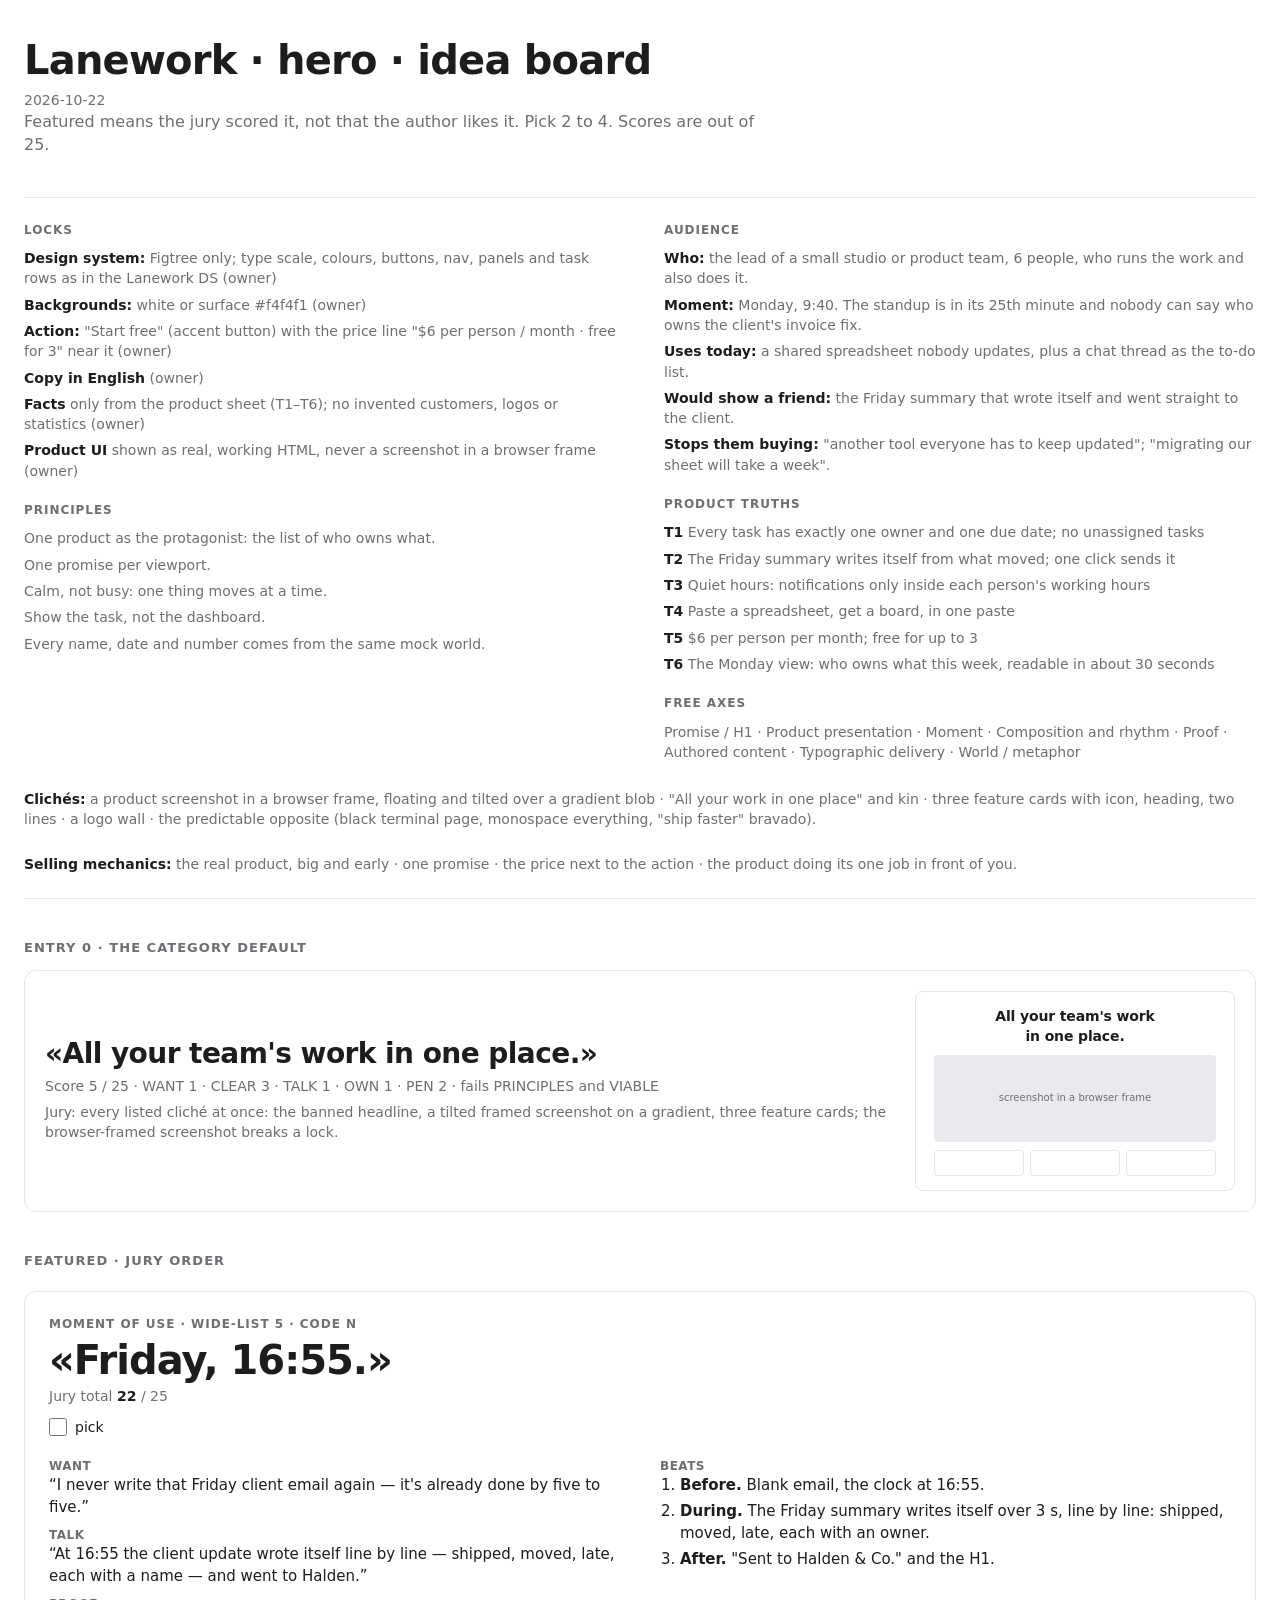
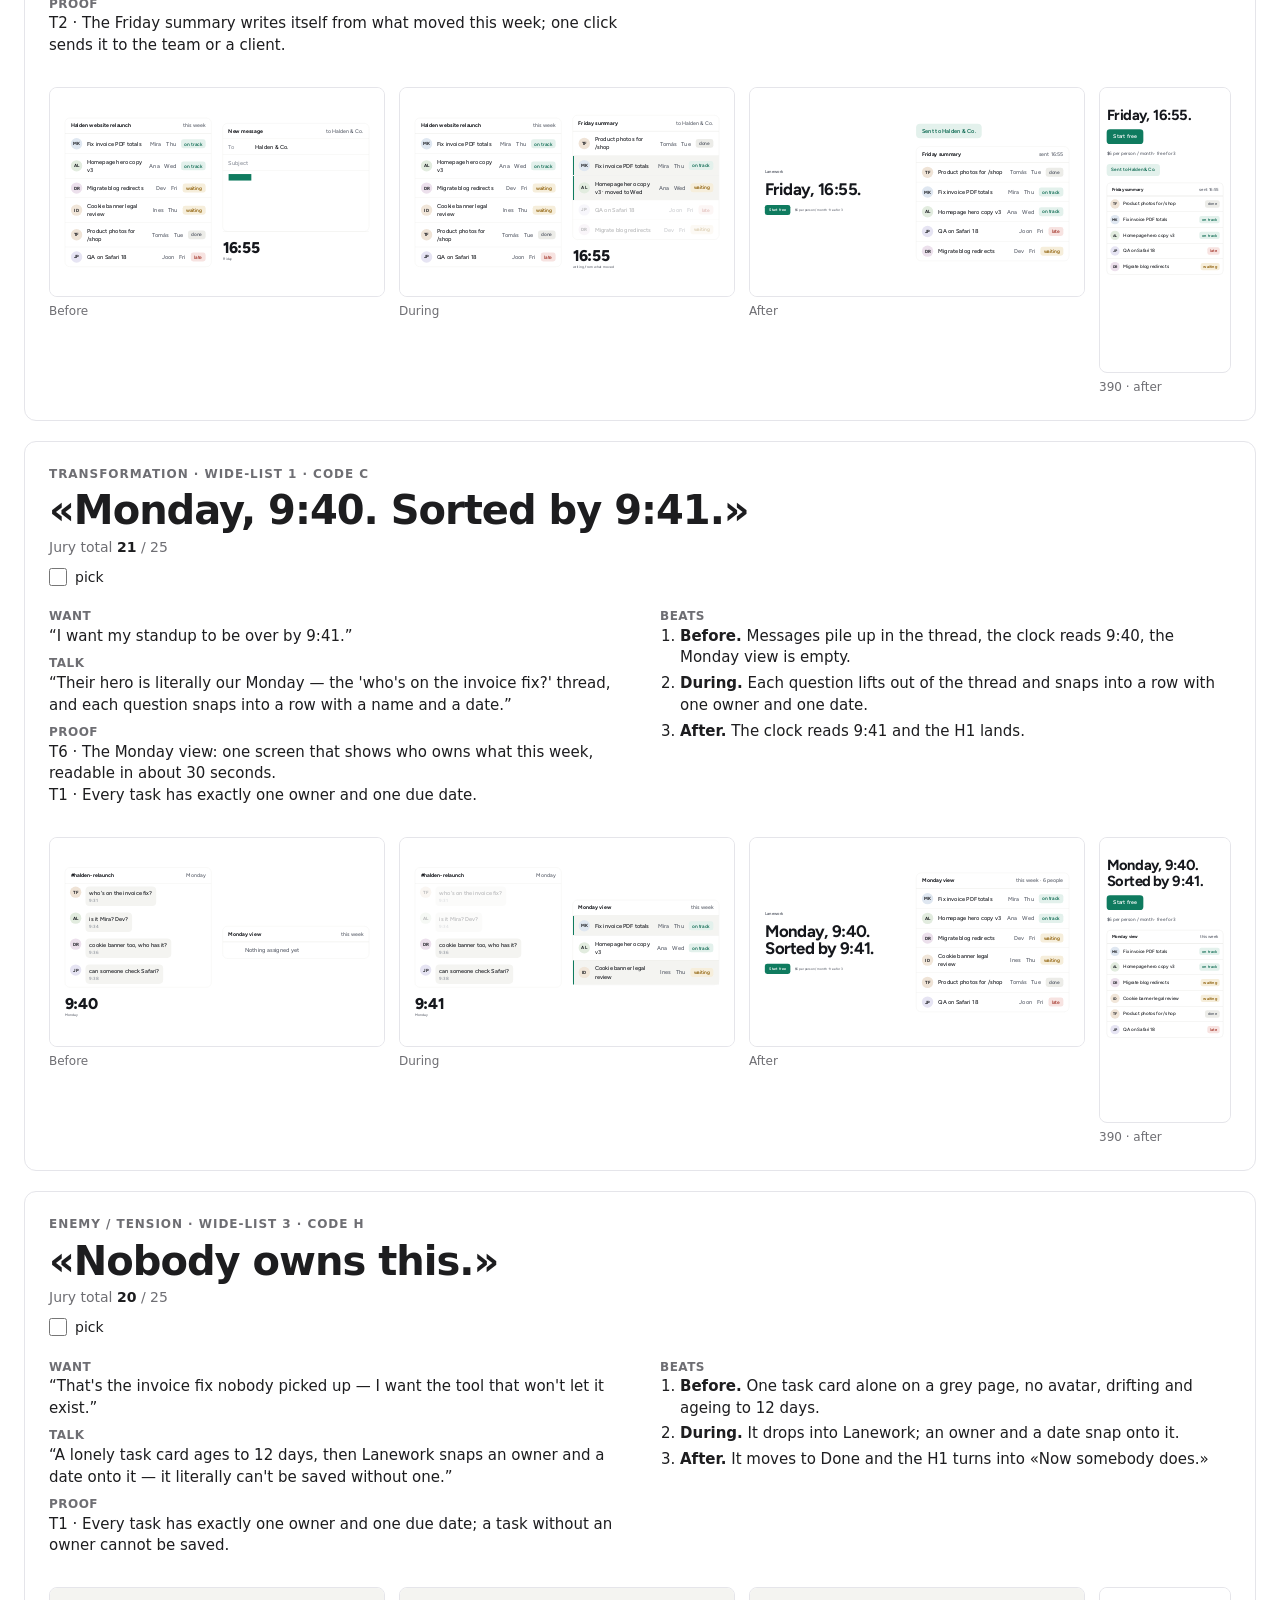
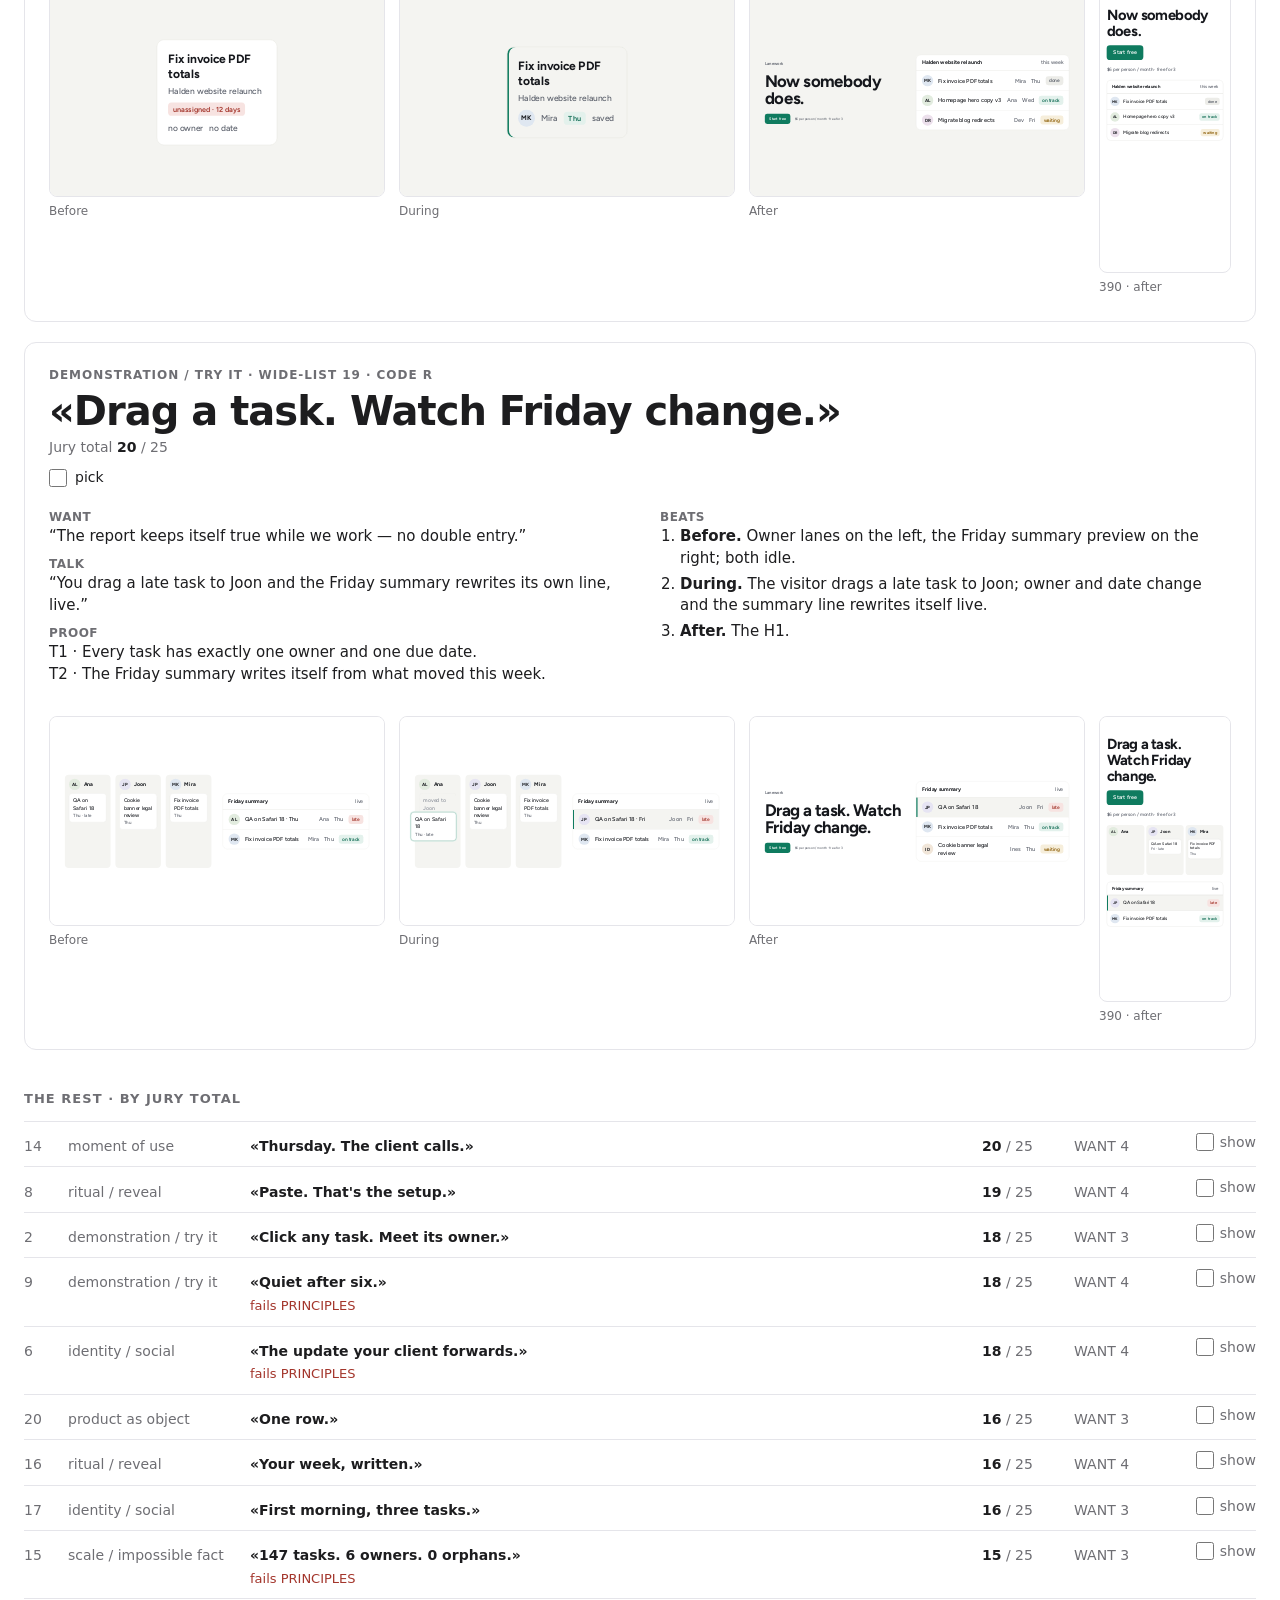
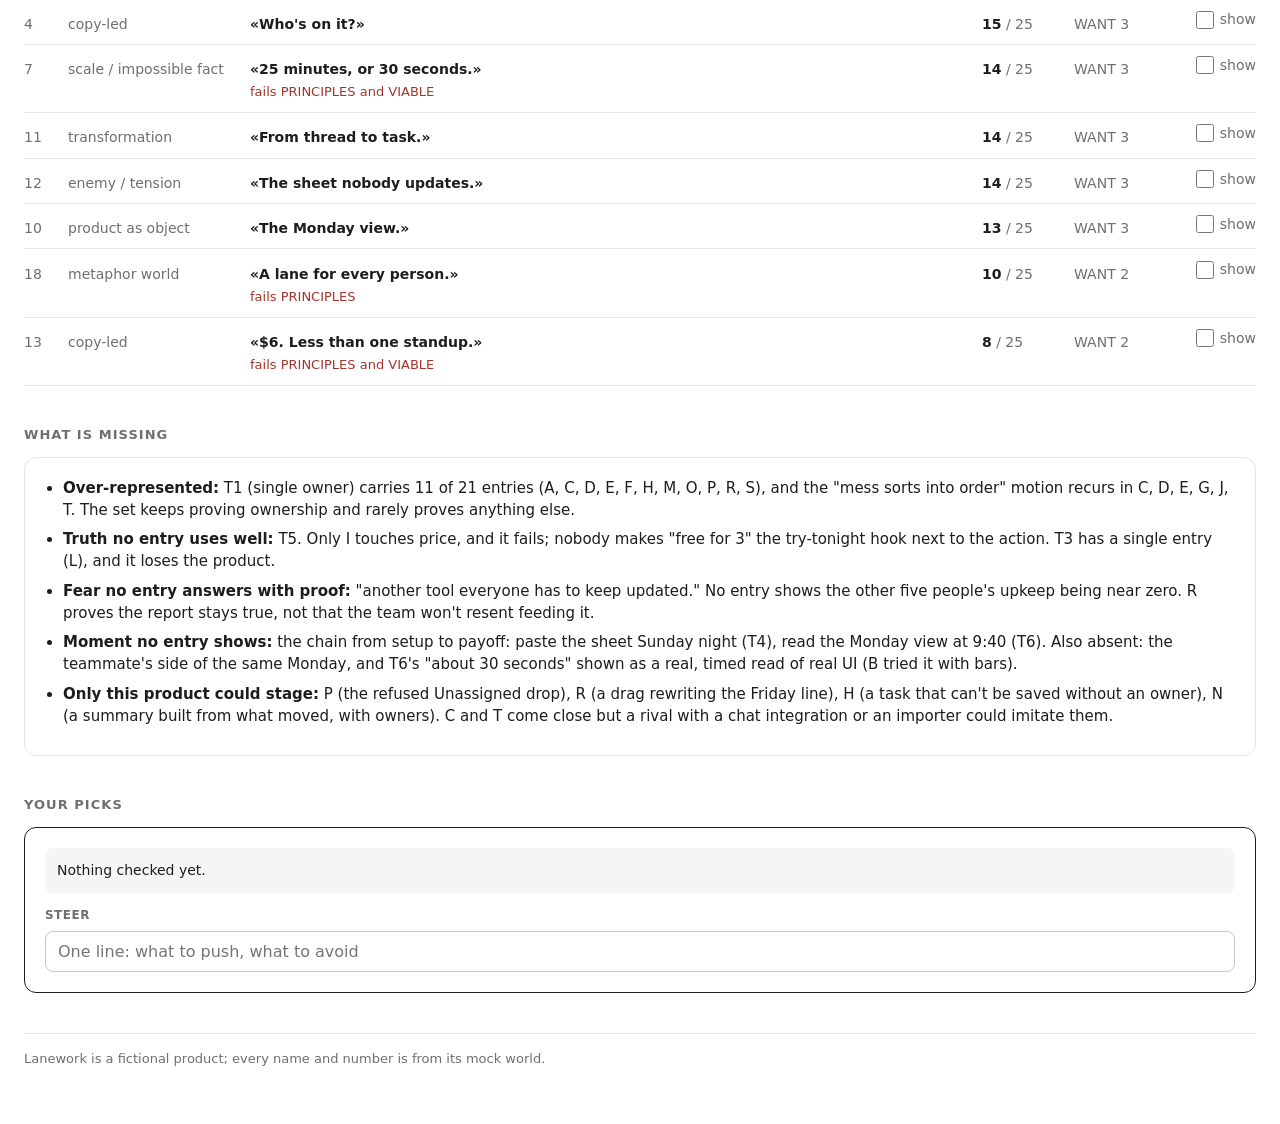
<file: examples/lanework/ideas.html>
<!doctype html>
<html lang="en">
<head>
<meta charset="utf-8">
<meta name="viewport" content="width=device-width, initial-scale=1">
<meta name="robots" content="noindex">
<title>Lanework hero idea board</title>
<link rel="stylesheet" href="comps/lanework-ds.css">
<style>
:root { --ink:#1d1d1f; --ink2:#6e6e73; --line:#e5e5ea; --gut:24px; --sys:system-ui,-apple-system,"Segoe UI",sans-serif; }
*, *::before, *::after { box-sizing:border-box; }
html { -webkit-text-size-adjust:100%; }
body { margin:0; background:#fff; color:var(--ink); font-family:var(--sys); font-size:16px; line-height:1.45; }
main { max-width:1280px; margin:0 auto; padding:32px var(--gut) 56px; }
@media (max-width:600px){ :root{ --gut:16px; } }
h1.bt { font-size:clamp(26px,4vw,40px); line-height:1.1; letter-spacing:-0.02em; margin:6px 0 8px; }
h2.bh { font-size:13px; letter-spacing:.08em; text-transform:uppercase; color:var(--ink2); font-weight:600; margin:0 0 12px; }
h3.bs { font-size:12px; letter-spacing:.08em; text-transform:uppercase; color:var(--ink2); font-weight:600; margin:18px 0 6px; }
h3.bs:first-child { margin-top:0; }
.date { color:var(--ink2); font-size:14px; }
.sub { margin:0; color:var(--ink2); max-width:72ch; }
section.bsec { margin-top:40px; }
.fence { border-top:1px solid var(--line); border-bottom:1px solid var(--line); padding:24px 0; display:grid; grid-template-columns:1fr 1fr; gap:24px 48px; }
@media (max-width:800px){ .fence{ grid-template-columns:1fr; } }
.fence > div, .card > * { min-width:0; }
ul.l { list-style:none; margin:0; padding:0; font-size:14px; color:var(--ink2); }
ul.l li { padding:3px 0; }
ul.l b { color:var(--ink); font-weight:600; }
.wide { grid-column:1/-1; font-size:14px; color:var(--ink2); margin:0; }
.wide b { color:var(--ink); }
.e0 { border:1px solid var(--line); border-radius:12px; padding:20px; display:grid; grid-template-columns:minmax(0,1fr) 320px; gap:20px 28px; align-items:center; }
.e0 .hk { font-size:28px; font-weight:700; letter-spacing:-0.02em; line-height:1.1; }
.e0 .sc { color:var(--ink2); font-size:14px; margin-top:6px; }
@media (max-width:900px){ .e0{ grid-template-columns:1fr; } }
.cl { width:320px; max-width:100%; height:200px; border:1px solid var(--line); border-radius:8px; padding:14px 18px; display:flex; flex-direction:column; align-items:center; gap:8px; background:#fff; }
.cl .t { font-weight:700; font-size:14px; letter-spacing:-0.01em; text-align:center; }
.cl .shot { width:100%; flex:1; background:#e9e9ee; border-radius:4px; display:grid; place-items:center; font-size:10px; color:var(--ink2); text-align:center; padding:0 8px; }
.cl .three { display:grid; grid-template-columns:repeat(3,1fr); gap:6px; width:100%; }
.cl .three i { height:26px; border:1px solid var(--line); border-radius:4px; display:block; }
.card { border:1px solid var(--line); border-radius:12px; padding:24px; margin-top:20px; }
@media (max-width:600px){ .card{ padding:16px; } }
.tp { font-size:12px; color:var(--ink2); text-transform:uppercase; letter-spacing:.08em; font-weight:600; }
.hook { font-size:40px; line-height:1.08; letter-spacing:-0.025em; font-weight:700; margin:6px 0 4px; overflow-wrap:anywhere; }
.tot { font-size:14px; color:var(--ink2); }
.tot b { color:var(--ink); }
.pick { display:inline-flex; align-items:center; gap:8px; font-size:14px; margin-top:10px; cursor:pointer; }
input[type=checkbox] { width:18px; height:18px; margin:0; accent-color:#1d1d1f; }
.info { display:grid; grid-template-columns:1fr 1fr; gap:16px 40px; margin:16px 0 22px; }
@media (max-width:800px){ .info{ grid-template-columns:1fr; } }
.info p { margin:0 0 8px; font-size:15px; }
.info ol { margin:0; padding-left:20px; font-size:15px; }
.info ol li { margin-bottom:4px; }
.info .k { display:block; font-size:12px; font-weight:600; color:var(--ink2); letter-spacing:.04em; text-transform:uppercase; }
.strip { display:grid; grid-template-columns:repeat(3,minmax(0,1fr)) 132px; gap:14px; align-items:start; }
@media (max-width:800px){ .strip{ grid-template-columns:1fr; } .strip figure.ptf{ max-width:200px; } }
figure { margin:0; min-width:0; }
figcaption { font-size:12px; color:var(--ink2); margin-top:6px; }
.fr { position:relative; overflow:hidden; border:1px solid var(--line); border-radius:8px; background:#fff; width:100%; }
.fr.ls { aspect-ratio:16/10; }
.fr.pt { aspect-ratio:9/19.5; }
.st { position:absolute; left:0; top:0; transform-origin:0 0; background:#fff; color:var(--lw-ink); font:400 17px/26px var(--lw-face); overflow:hidden; }
.st.sf { background:var(--lw-surface); }
.st.ls { width:1440px; height:900px; padding:56px 64px; display:flex; gap:48px; align-items:center; }
.st.pt { width:390px; height:844px; padding:56px 20px 20px; display:flex; flex-direction:column; gap:20px; }
.st .lft { flex:0 0 46%; display:flex; flex-direction:column; gap:28px; }
.st .rgt, .st .col { flex:1; min-width:0; display:flex; flex-direction:column; gap:20px; }
.st.ls .lw-h1 { font:700 72px/76px var(--lw-face); letter-spacing:-0.025em; }
.st.pt .lw-h1 { font:700 44px/48px var(--lw-face); letter-spacing:-0.025em; }
.st .act { display:flex; flex-wrap:wrap; align-items:center; gap:10px 18px; }
.st .lw-btn:hover { background:var(--lw-accent); }
.st.ls .lw-eyebrow { font-size:18px; }
.zm { zoom:1.75; }
.st.pt .lw-row { grid-template-columns:28px 1fr auto; padding:9px 10px; gap:10px; }
.st.pt .lw-row .d, .st.pt .lw-row .o { display:none; }
.pt2 { display:flex; justify-content:space-between; align-items:center; padding:10px 14px; border-bottom:1px solid var(--lw-line); font:700 13px/18px var(--lw-face); }
.pt2 span { font-weight:500; color:var(--lw-ink-2); }
.dim { opacity:.3; }
.hl { box-shadow:inset 3px 0 0 var(--lw-accent); background:var(--lw-surface); }
.clk { font:800 64px/1 var(--lw-face); letter-spacing:-0.03em; }
.clk small { display:block; font:500 14px/20px var(--lw-face); color:var(--lw-ink-2); letter-spacing:0; margin-top:6px; }
.msg { display:flex; gap:10px; align-items:flex-start; padding:8px 12px; }
.msg .b { background:var(--lw-surface); border-radius:10px; padding:6px 10px; font:500 14px/20px var(--lw-face); }
.msg .b i { display:block; font:500 11px/16px var(--lw-face); color:var(--lw-ink-3); font-style:normal; }
.mail .f { display:flex; gap:10px; padding:9px 14px; border-bottom:1px solid var(--lw-line); font:500 14px/20px var(--lw-face); }
.mail .f span:first-child { color:var(--lw-ink-3); width:56px; }
.mail .caret { display:inline-block; width:2px; height:16px; background:var(--lw-accent); vertical-align:-3px; margin-left:3px; }
.toast { display:inline-flex; align-items:center; gap:8px; padding:8px 14px; border-radius:10px; background:var(--lw-ok-bg); color:var(--lw-ok); font:600 14px/20px var(--lw-face); align-self:flex-start; }
.card1 { padding:18px; }
.card1 h4 { margin:0 0 4px; font:700 20px/26px var(--lw-face); letter-spacing:-0.01em; }
.card1 .m { display:flex; flex-wrap:wrap; gap:10px; align-items:center; font:500 14px/20px var(--lw-face); color:var(--lw-ink-2); margin-top:10px; }
.lanes { display:grid; grid-template-columns:repeat(3,1fr); gap:12px; }
.lane { background:var(--lw-surface); border-radius:10px; padding:10px; display:flex; flex-direction:column; gap:8px; min-height:230px; position:relative; }
.lane > b { display:flex; align-items:center; gap:8px; font:700 13px/18px var(--lw-face); }
.tk { background:#fff; border:1px solid var(--lw-line); border-radius:8px; padding:8px 10px; font:500 13px/18px var(--lw-face); }
.tk em { display:block; font:500 11px/16px var(--lw-face); color:var(--lw-ink-2); font-style:normal; margin-top:2px; }
.tk.ghost { border-style:dashed; background:transparent; color:var(--lw-ink-3); }
.tk.drag { position:absolute; left:calc(-100% - 22px); top:92px; width:100%; z-index:3; border-color:var(--lw-accent); box-shadow:0 0 0 2px #e3f1ec; }
.tk.drag.in { left:10px; right:10px; width:auto; top:44px; }
.lanes { position:relative; }
.st.pt .lanes { grid-template-columns:repeat(3,1fr); gap:6px; }
.st.pt .lane { min-height:150px; padding:6px; }
.st.pt .tk { font-size:11px; line-height:14px; padding:6px; }
.near2 { font-size:13px; color:var(--ink2); }
.rest { list-style:none; margin:0; padding:0; border-top:1px solid var(--line); }
.rest li { border-bottom:1px solid var(--line); display:grid; grid-template-columns:32px 170px minmax(0,1fr) 80px 90px 80px; gap:4px 12px; align-items:baseline; padding:10px 0; font-size:14px; }
.rest .n, .rest .ty, .rest .sc { color:var(--ink2); }
.rest .hk2 { font-weight:600; }
.rest .sc b { color:var(--ink); }
.rest .fl { grid-column:3/-1; color:var(--ink2); font-size:13px; }
.rest .fl.bad { color:#a3352b; }
.rest label { display:inline-flex; gap:6px; align-items:center; justify-content:flex-end; color:var(--ink2); }
@media (max-width:800px){
  .rest li { grid-template-columns:28px minmax(0,1fr) auto; }
  .rest .ty { grid-column:2/-1; grid-row:2; }
  .rest .hk2 { grid-column:2; grid-row:1; }
  .rest .tt { grid-column:2; grid-row:3; }
  .rest .sc.w { grid-column:2; grid-row:4; }
  .rest label { grid-column:3; grid-row:1; }
  .rest .fl { grid-column:2/-1; grid-row:5; }
}
.miss { border:1px solid var(--line); border-radius:12px; padding:20px; }
.miss ul { margin:0; padding-left:18px; font-size:15px; }
.miss li { margin-bottom:8px; }
.picks { border:1px solid var(--ink); border-radius:12px; padding:20px; }
.picks pre { margin:0 0 14px; white-space:pre-wrap; overflow-wrap:anywhere; font:14px/1.5 var(--sys); user-select:all; background:#f5f5f7; border-radius:8px; padding:12px; min-height:44px; }
.picks label.k { display:block; font-size:12px; font-weight:600; color:var(--ink2); letter-spacing:.04em; text-transform:uppercase; margin-bottom:6px; }
.picks input[type=text] { width:100%; font:16px var(--sys); padding:10px 12px; border:1px solid #c7c7cc; border-radius:8px; color:var(--ink); }
footer { margin-top:40px; padding-top:16px; border-top:1px solid var(--line); font-size:13px; color:var(--ink2); }
</style>
</head>
<body>
<main>

<header>
<h1 class="bt">Lanework · hero · idea board</h1>
<div class="date">2026-10-22</div>
<p class="sub">Featured means the jury scored it, not that the author likes it. Pick 2 to 4. Scores are out of 25.</p>
</header>

<section class="fence bsec" aria-label="The fence">
<div>
<h3 class="bs">Locks</h3>
<ul class="l">
<li><b>Design system:</b> Figtree only; type scale, colours, buttons, nav, panels and task rows as in the Lanework DS (owner)</li>
<li><b>Backgrounds:</b> white or surface #f4f4f1 (owner)</li>
<li><b>Action:</b> "Start free" (accent button) with the price line "$6 per person / month · free for 3" near it (owner)</li>
<li><b>Copy in English</b> (owner)</li>
<li><b>Facts</b> only from the product sheet (T1–T6); no invented customers, logos or statistics (owner)</li>
<li><b>Product UI</b> shown as real, working HTML, never a screenshot in a browser frame (owner)</li>
</ul>
<h3 class="bs">Principles</h3>
<ul class="l">
<li>One product as the protagonist: the list of who owns what.</li>
<li>One promise per viewport.</li>
<li>Calm, not busy: one thing moves at a time.</li>
<li>Show the task, not the dashboard.</li>
<li>Every name, date and number comes from the same mock world.</li>
</ul>
</div>
<div>
<h3 class="bs">Audience</h3>
<ul class="l">
<li><b>Who:</b> the lead of a small studio or product team, 6 people, who runs the work and also does it.</li>
<li><b>Moment:</b> Monday, 9:40. The standup is in its 25th minute and nobody can say who owns the client's invoice fix.</li>
<li><b>Uses today:</b> a shared spreadsheet nobody updates, plus a chat thread as the to-do list.</li>
<li><b>Would show a friend:</b> the Friday summary that wrote itself and went straight to the client.</li>
<li><b>Stops them buying:</b> "another tool everyone has to keep updated"; "migrating our sheet will take a week".</li>
</ul>
<h3 class="bs">Product truths</h3>
<ul class="l">
<li><b>T1</b> Every task has exactly one owner and one due date; no unassigned tasks</li>
<li><b>T2</b> The Friday summary writes itself from what moved; one click sends it</li>
<li><b>T3</b> Quiet hours: notifications only inside each person's working hours</li>
<li><b>T4</b> Paste a spreadsheet, get a board, in one paste</li>
<li><b>T5</b> $6 per person per month; free for up to 3</li>
<li><b>T6</b> The Monday view: who owns what this week, readable in about 30 seconds</li>
</ul>
<h3 class="bs">Free axes</h3>
<ul class="l"><li>Promise / H1 · Product presentation · Moment · Composition and rhythm · Proof · Authored content · Typographic delivery · World / metaphor</li></ul>
</div>
<p class="wide"><b>Clichés:</b> a product screenshot in a browser frame, floating and tilted over a gradient blob · "All your work in one place" and kin · three feature cards with icon, heading, two lines · a logo wall · the predictable opposite (black terminal page, monospace everything, "ship faster" bravado).</p>
<p class="wide"><b>Selling mechanics:</b> the real product, big and early · one promise · the price next to the action · the product doing its one job in front of you.</p>
</section>

<section class="bsec" aria-label="Entry 0">
<h2 class="bh">Entry 0 · the category default</h2>
<div class="e0">
<div>
<div class="hk">«All your team's work in one place.»</div>
<div class="sc">Score 5 / 25 · WANT 1 · CLEAR 3 · TALK 1 · OWN 1 · PEN 2 · fails PRINCIPLES and VIABLE</div>
<div class="sc">Jury: every listed cliché at once: the banned headline, a tilted framed screenshot on a gradient, three feature cards; the browser-framed screenshot breaks a lock.</div>
</div>
<div class="cl" aria-label="Schematic of the cliché">
<div class="t">All your team's work<br>in one place.</div>
<div class="shot">screenshot in a browser frame</div>
<div class="three"><i></i><i></i><i></i></div>
</div>
</div>
</section>

<section class="bsec" aria-label="Featured">
<h2 class="bh">Featured · jury order</h2>
<div id="featured"></div>
</section>

<section class="bsec" aria-label="The rest">
<h2 class="bh">The rest · by jury total</h2>
<ul class="rest" id="rest"></ul>
</section>

<section class="bsec" aria-label="What is missing">
<h2 class="bh">What is missing</h2>
<div class="miss">
<ul>
<li><b>Over-represented:</b> T1 (single owner) carries 11 of 21 entries (A, C, D, E, F, H, M, O, P, R, S), and the "mess sorts into order" motion recurs in C, D, E, G, J, T. The set keeps proving ownership and rarely proves anything else.</li>
<li><b>Truth no entry uses well:</b> T5. Only I touches price, and it fails; nobody makes "free for 3" the try-tonight hook next to the action. T3 has a single entry (L), and it loses the product.</li>
<li><b>Fear no entry answers with proof:</b> "another tool everyone has to keep updated." No entry shows the other five people's upkeep being near zero. R proves the report stays true, not that the team won't resent feeding it.</li>
<li><b>Moment no entry shows:</b> the chain from setup to payoff: paste the sheet Sunday night (T4), read the Monday view at 9:40 (T6). Also absent: the teammate's side of the same Monday, and T6's "about 30 seconds" shown as a real, timed read of real UI (B tried it with bars).</li>
<li><b>Only this product could stage:</b> P (the refused Unassigned drop), R (a drag rewriting the Friday line), H (a task that can't be saved without an owner), N (a summary built from what moved, with owners). C and T come close but a rival with a chat integration or an importer could imitate them.</li>
</ul>
</div>
</section>

<section class="bsec" aria-label="Your picks">
<h2 class="bh">Your picks</h2>
<div class="picks">
<pre id="out" aria-live="polite"></pre>
<label class="k" for="steer">Steer</label>
<input type="text" id="steer" placeholder="One line: what to push, what to avoid" autocomplete="off">
</div>
</section>

<footer>Lanework is a fictional product; every name and number is from its mock world.</footer>
</main>

<script>
const P = { MK:['','Mira'], TF:['a2','Tomás'], AL:['a3','Ana'], DR:['a4','Dev'], JP:['a5','Joon'], ID:['a6','Ines'] };
const C = { ok:['ok','on track'], wait:['wait','waiting'], late:['late','late'], done:['done','done'] };
const PRICE = '$6 per person / month · free for 3';
const row = (p, task, date, chip, cls='') => `<div class="lw-row ${cls}"><span class="lw-av ${P[p][0]}">${p}</span><span>${task}</span><span class="lw-muted o">${P[p][1]}</span><span class="lw-muted d">${date}</span><span class="lw-chip ${chip[0]}">${chip[1]}</span></div>`;
const pan = (title, right, body, cls='') => `<div class="lw-panel ${cls}"><div class="pt2"><b>${title}</b><span>${right}</span></div>${body}</div>`;
const msg = (p, text, time, cls='') => `<div class="msg ${cls}"><span class="lw-av ${P[p][0]}">${p}</span><div class="b">${text}<i>${time}</i></div></div>`;
const T = { inv:'Fix invoice PDF totals', hero:'Homepage hero copy v3', redir:'Migrate blog redirects', cookie:'Cookie banner legal review', photo:'Product photos for /shop', qa:'QA on Safari 18' };

const LS = (inner, bg='') => `<div class="fr ls"><div class="st ls ${bg}" data-w="1440">${inner}</div></div>`;
const PT = (inner) => `<div class="fr pt"><div class="st pt" data-w="390">${inner}</div></div>`;
const after = (h, panel) => `<div class="lft"><p class="lw-eyebrow">Lanework</p><h1 class="lw-h1">${h}</h1><div class="act"><a class="lw-btn">Start free</a><span class="lw-price">${PRICE}</span></div></div><div class="rgt zm">${panel}</div>`;
const afterP = (h, panel) => `<h1 class="lw-h1">${h}</h1><div class="act"><a class="lw-btn">Start free</a></div><div class="lw-price">${PRICE}</div>${panel}`;

const week = (n) => [
  row('MK', T.inv, 'Thu', C.ok), row('AL', T.hero, 'Wed', C.ok), row('DR', T.redir, 'Fri', C.wait),
  row('ID', T.cookie, 'Thu', C.wait), row('TF', T.photo, 'Tue', C.done), row('JP', T.qa, 'Fri', C.late)
].slice(0, n);

// ---------- frames ----------
const frames = {
N: {
  before: LS(`<div class="col zm">${pan('Halden website relaunch', 'this week', week(6).join(''))}</div><div class="col zm">${pan('New message', 'to Halden & Co.', `<div class="mail"><div class="f"><span>To</span><span>Halden & Co.</span></div><div class="f"><span>Subject</span><span class="lw-muted">&nbsp;</span></div><div class="f" style="min-height:150px"><span class="caret" style="margin:0"></span></div></div>`)}<div class="clk" style="zoom:.6">16:55<small>Friday</small></div></div>`),
  during: LS(`<div class="col zm">${pan('Halden website relaunch', 'this week', week(6).join(''))}</div><div class="col zm">${pan('Friday summary', 'to Halden & Co.', row('TF', T.photo, 'Tue', C.done) + row('MK', T.inv, 'Thu', C.ok, 'hl') + row('AL', T.hero + ' · moved to Wed', 'Wed', C.wait, 'hl') + row('JP', T.qa, 'Fri', C.late, 'dim') + row('DR', T.redir, 'Fri', C.wait, 'dim'))}<div class="clk" style="zoom:.6">16:55<small>writing, from what moved</small></div></div>`),
  after: LS(after('Friday, 16:55.', `<span class="toast">Sent to Halden &amp; Co.</span>` + pan('Friday summary', 'sent 16:55', row('TF', T.photo, 'Tue', C.done) + row('MK', T.inv, 'Thu', C.ok) + row('AL', T.hero, 'Wed', C.ok) + row('JP', T.qa, 'Fri', C.late) + row('DR', T.redir, 'Fri', C.wait)))),
  mob: PT(afterP('Friday, 16:55.', `<span class="toast">Sent to Halden &amp; Co.</span>` + pan('Friday summary', 'sent 16:55', row('TF', T.photo, 'Tue', C.done) + row('MK', T.inv, 'Thu', C.ok) + row('AL', T.hero, 'Wed', C.ok) + row('JP', T.qa, 'Fri', C.late) + row('DR', T.redir, 'Fri', C.wait))))
},
C: {
  before: LS(`<div class="col zm">${pan('#halden-relaunch', 'Monday', msg('TF', "who's on the invoice fix?", '9:31') + msg('AL', 'is it Mira? Dev?', '9:34') + msg('DR', 'cookie banner too, who has it?', '9:36') + msg('JP', 'can someone check Safari?', '9:38'))}<div class="clk" style="zoom:.6">9:40<small>Monday</small></div></div><div class="col zm">${pan('Monday view', 'this week', `<div class="lw-row"><span></span><span class="lw-muted">Nothing assigned yet</span><span></span><span></span><span></span></div>`)}</div>`),
  during: LS(`<div class="col zm">${pan('#halden-relaunch', 'Monday', msg('TF', "who's on the invoice fix?", '9:31', 'dim') + msg('AL', 'is it Mira? Dev?', '9:34', 'dim') + msg('DR', 'cookie banner too, who has it?', '9:36') + msg('JP', 'can someone check Safari?', '9:38'))}<div class="clk" style="zoom:.6">9:41<small>Monday</small></div></div><div class="col zm">${pan('Monday view', 'this week', row('MK', T.inv, 'Thu', C.ok, 'hl') + row('AL', T.hero, 'Wed', C.ok) + row('ID', T.cookie, 'Thu', C.wait, 'hl'))}</div>`),
  after: LS(after('Monday, 9:40. Sorted by 9:41.', pan('Monday view', 'this week · 6 people', week(6).join('')))),
  mob: PT(afterP('Monday, 9:40. Sorted by 9:41.', pan('Monday view', 'this week', week(6).join(''))))
},
H: {
  before: LS(`<div class="col" style="align-items:center"><div style="zoom:2.6;width:100%;max-width:200px"><div class="lw-panel card1"><h4>${T.inv}</h4><div class="lw-muted lw-small">Halden website relaunch</div><div class="m"><span class="lw-chip late">unassigned · 12 days</span><span>no owner</span><span>no date</span></div></div></div></div>`, 'sf'),
  during: LS(`<div class="col" style="align-items:center"><div style="zoom:2.6;width:100%;max-width:200px"><div class="lw-panel card1 hl"><h4>${T.inv}</h4><div class="lw-muted lw-small">Halden website relaunch</div><div class="m"><span class="lw-av">MK</span><span>Mira</span><span class="lw-chip ok">Thu</span><span class="lw-muted">saved</span></div></div></div></div>`, 'sf'),
  after: LS(after('Now somebody does.', pan('Halden website relaunch', 'this week', row('MK', T.inv, 'Thu', C.done) + row('AL', T.hero, 'Wed', C.ok) + row('DR', T.redir, 'Fri', C.wait))), 'sf'),
  mob: PT(afterP('Now somebody does.', pan('Halden website relaunch', 'this week', row('MK', T.inv, 'Thu', C.done) + row('AL', T.hero, 'Wed', C.ok) + row('DR', T.redir, 'Fri', C.wait))))
},
R: {
  before: LS(`<div class="col zm"><div class="lanes">${lane('AL', [['QA on Safari 18', 'Thu · late']])}${lane('JP', [['Cookie banner legal review', 'Thu']])}${lane('MK', [['Fix invoice PDF totals', 'Thu']])}</div></div><div class="col zm">${pan('Friday summary', 'live', row('AL', T.qa + ' · Thu', 'Thu', C.late) + row('MK', T.inv, 'Thu', C.ok))}</div>`),
  during: LS(`<div class="col zm"><div class="lanes">${lane('AL', [], 1)}${lane('JP', [['Cookie banner legal review', 'Thu']], 0, '<div class="tk drag">QA on Safari 18<em>Thu · late</em></div>')}${lane('MK', [['Fix invoice PDF totals', 'Thu']])}</div></div><div class="col zm">${pan('Friday summary', 'live', row('JP', T.qa + ' · Fri', 'Fri', C.late, 'hl') + row('MK', T.inv, 'Thu', C.ok))}</div>`),
  after: LS(after('Drag a task. Watch Friday change.', pan('Friday summary', 'live', row('JP', T.qa, 'Fri', C.late, 'hl') + row('MK', T.inv, 'Thu', C.ok) + row('ID', T.cookie, 'Thu', C.wait)))),
  mob: PT(afterP('Drag a task. Watch Friday change.', `<div class="lanes">${lane('AL', [])}${lane('JP', [['QA on Safari 18', 'Fri · late']])}${lane('MK', [['Fix invoice PDF totals', 'Thu']])}</div>` + pan('Friday summary', 'live', row('JP', T.qa, 'Fri', C.late, 'hl') + row('MK', T.inv, 'Thu', C.ok))))
}
};
function lane(p, tasks, ghost, extra='') {
  return `<div class="lane"><b><span class="lw-av ${P[p][0]}">${p}</span>${P[p][1]}</b>${tasks.map(t => `<div class="tk">${t[0]}<em>${t[1]}</em></div>`).join('')}${ghost ? '<div class="tk ghost">moved to Joon</div>' : ''}${extra}</div>`;
}

// ---------- data ----------
const featured = [
 { id:'N', num:5, type:'moment of use', hook:'Friday, 16:55.', total:22,
   want:"I never write that Friday client email again — it's already done by five to five.",
   talk:"At 16:55 the client update wrote itself line by line — shipped, moved, late, each with a name — and went to Halden.",
   beats:['Blank email, the clock at 16:55.', 'The Friday summary writes itself over 3 s, line by line: shipped, moved, late, each with an owner.', '"Sent to Halden & Co." and the H1.'],
   proof:['T2 · The Friday summary writes itself from what moved this week; one click sends it to the team or a client.'] },
 { id:'C', num:1, type:'transformation', hook:'Monday, 9:40. Sorted by 9:41.', total:21,
   want:"I want my standup to be over by 9:41.",
   talk:"Their hero is literally our Monday — the 'who's on the invoice fix?' thread, and each question snaps into a row with a name and a date.",
   beats:['Messages pile up in the thread, the clock reads 9:40, the Monday view is empty.', 'Each question lifts out of the thread and snaps into a row with one owner and one date.', 'The clock reads 9:41 and the H1 lands.'],
   proof:['T6 · The Monday view: one screen that shows who owns what this week, readable in about 30 seconds.', 'T1 · Every task has exactly one owner and one due date.'] },
 { id:'H', num:3, type:'enemy / tension', hook:'Nobody owns this.', total:20,
   want:"That's the invoice fix nobody picked up — I want the tool that won't let it exist.",
   talk:"A lonely task card ages to 12 days, then Lanework snaps an owner and a date onto it — it literally can't be saved without one.",
   beats:['One task card alone on a grey page, no avatar, drifting and ageing to 12 days.', 'It drops into Lanework; an owner and a date snap onto it.', 'It moves to Done and the H1 turns into «Now somebody does.»'],
   proof:['T1 · Every task has exactly one owner and one due date; a task without an owner cannot be saved.'] },
 { id:'R', num:19, type:'demonstration / try it', hook:'Drag a task. Watch Friday change.', total:20,
   want:"The report keeps itself true while we work — no double entry.",
   talk:"You drag a late task to Joon and the Friday summary rewrites its own line, live.",
   beats:['Owner lanes on the left, the Friday summary preview on the right; both idle.', 'The visitor drags a late task to Joon; owner and date change and the summary line rewrites itself live.', 'The H1.'],
   proof:['T1 · Every task has exactly one owner and one due date.', 'T2 · The Friday summary writes itself from what moved this week.'] }
];

// letter, number, type, hook, want, clear, talk, own, pen, total, flag
const rest = [
 ['S',14,'moment of use','Thursday. The client calls.',4,20,''],
 ['T',8,'ritual / reveal','Paste. That\'s the setup.',4,19,''],
 ['P',2,'demonstration / try it','Click any task. Meet its owner.',3,18,''],
 ['L',9,'demonstration / try it','Quiet after six.',4,18,'fails PRINCIPLES'],
 ['U',6,'identity / social','The update your client forwards.',4,18,'fails PRINCIPLES'],
 ['F',20,'product as object','One row.',3,16,''],
 ['K',16,'ritual / reveal','Your week, written.',4,16,''],
 ['M',17,'identity / social','First morning, three tasks.',3,16,''],
 ['D',15,'scale / impossible fact','147 tasks. 6 owners. 0 orphans.',3,15,'fails PRINCIPLES'],
 ['O',4,'copy-led','Who\'s on it?',3,15,''],
 ['B',7,'scale / impossible fact','25 minutes, or 30 seconds.',3,14,'fails PRINCIPLES and VIABLE'],
 ['E',11,'transformation','From thread to task.',3,14,''],
 ['G',12,'enemy / tension','The sheet nobody updates.',3,14,''],
 ['J',10,'product as object','The Monday view.',3,13,''],
 ['A',18,'metaphor world','A lane for every person.',2,10,'fails PRINCIPLES'],
 ['I',13,'copy-led','$6. Less than one standup.',2,8,'fails PRINCIPLES and VIABLE']
];
const names = {}; featured.forEach(f => names[f.id] = f); rest.forEach(r => names[r[0]] = { id:r[0], num:r[1], hook:r[3], total:r[5] });

// ---------- state ----------
const KEY = 'lanework-ideas-2026-10-22';
let state = { picks:{}, steer:'' };
try { const s = JSON.parse(localStorage.getItem(KEY) || 'null'); if (s && s.picks) state = s; } catch (e) {}
function save() { try { localStorage.setItem(KEY, JSON.stringify(state)); } catch (e) {} }

// ---------- render ----------
const esc = s => s.replace(/&/g, '&amp;').replace(/</g, '&lt;');
document.getElementById('featured').innerHTML = featured.map(f => `
<article class="card" id="card-${f.id}">
  <div class="tp">${f.type} · wide-list ${f.num} · code ${f.id}</div>
  <div class="hook">«${esc(f.hook)}»</div>
  <div class="tot">Jury total <b>${f.total}</b> / 25</div>
  <label class="pick"><input type="checkbox" data-id="${f.id}"> pick</label>
  <div class="info">
    <div>
      <p><span class="k">WANT</span><q>${esc(f.want)}</q></p>
      <p><span class="k">TALK</span><q>${esc(f.talk)}</q></p>
      <p><span class="k">Proof</span>${f.proof.map(esc).join('<br>')}</p>
    </div>
    <div>
      <span class="k">Beats</span>
      <ol><li><b>Before.</b> ${esc(f.beats[0])}</li><li><b>During.</b> ${esc(f.beats[1])}</li><li><b>After.</b> ${esc(f.beats[2])}</li></ol>
    </div>
  </div>
  <div class="strip">
    <figure>${frames[f.id].before}<figcaption>Before</figcaption></figure>
    <figure>${frames[f.id].during}<figcaption>During</figcaption></figure>
    <figure>${frames[f.id].after}<figcaption>After</figcaption></figure>
    <figure class="ptf">${frames[f.id].mob}<figcaption>390 · after</figcaption></figure>
  </div>
</article>`).join('');

document.getElementById('rest').innerHTML = rest.map(r => `
<li><span class="n">${r[1]}</span><span class="ty">${r[2]}</span><span class="hk2">«${esc(r[3])}»</span><span class="sc"><b>${r[5]}</b> / 25</span><span class="sc w">WANT ${r[4]}</span><label><input type="checkbox" data-id="${r[0]}"> show</label>${r[6] ? `<span class="fl bad">${r[6]}</span>` : ''}</li>`).join('');
// fix mobile order class on total
document.querySelectorAll('.rest .sc:not(.w)').forEach(e => e.classList.add('tt'));

const boxes = document.querySelectorAll('input[data-id]');
boxes.forEach(b => { b.checked = !!state.picks[b.dataset.id]; b.addEventListener('change', () => { state.picks[b.dataset.id] = b.checked; save(); out(); }); });
const steer = document.getElementById('steer'); steer.value = state.steer || '';
steer.addEventListener('input', () => { state.steer = steer.value; save(); out(); });
function out() {
  const ids = Object.keys(state.picks).filter(k => state.picks[k]).map(k => names[k]).sort((a, b) => b.total - a.total);
  const lines = ids.map(n => `${n.id} · #${n.num} · «${n.hook}» · ${n.total}/25`);
  document.getElementById('out').textContent = (lines.length ? lines.join('\n') : 'Nothing checked yet.') + (state.steer ? `\nSteer: ${state.steer}` : '');
}
out();

// ---------- scale miniatures ----------
function fit() { document.querySelectorAll('.fr').forEach(fr => { const st = fr.firstElementChild; st.style.transform = `scale(${fr.clientWidth / +st.dataset.w})`; }); }
fit(); window.addEventListener('resize', fit); window.addEventListener('load', fit);
if (window.ResizeObserver) { const ro = new ResizeObserver(fit); document.querySelectorAll('.fr').forEach(f => ro.observe(f)); }
</script>
</body>
</html>
</file>
<file: site/muse.css>
/* Muse site: the locked materials. Primer CSS (MIT) + Mona Sans (OFL); nothing of its own. */

@font-face {
  font-family: "Mona Sans";
  src: url("vendor/MonaSans-VF.woff2") format("woff2-variations"), url("vendor/MonaSans-VF.woff2") format("woff2");
  font-weight: 200 900;
  font-stretch: 75% 125%;
  font-style: normal;
  font-display: swap;
}

@font-face {
  font-family: "Mona Sans Mono";
  src: url("vendor/MonaSansMono-VF.woff2") format("woff2-variations"), url("vendor/MonaSansMono-VF.woff2") format("woff2");
  font-weight: 200 900;
  font-style: normal;
  font-display: swap;
}

:root {
  --fontStack-system: "Mona Sans", -apple-system, BlinkMacSystemFont, "Segoe UI", "Noto Sans", Helvetica, Arial, sans-serif;
  --fontStack-sansSerif: var(--fontStack-system);
  --fontStack-monospace: "Mona Sans Mono", ui-monospace, SFMono-Regular, "SF Mono", Menlo, Consolas, "Liberation Mono", monospace;
}

body {
  font-family: var(--fontStack-system);
}

code, kbd, pre, samp, tt {
  font-family: var(--fontStack-monospace);
}
</file>
<file: examples/lanework/comps/lanework-ds.css>
/* Lanework design system (fictional brand), shared by every comp. See ../refs/lanework-ds.md.
   A comp's own CSS may position these elements, never restyle them.
   Face: Figtree (SIL Open Font License), embedded below as a data URI so it loads from file://. */

@font-face {
  font-family: "Figtree LW";
  src: url("[data-uri]") format("woff2");
  font-weight: 400 800;
  font-style: normal;
  font-display: block;
}

:root {
  --lw-ink: #15171c;
  --lw-ink-2: #5b606b;
  --lw-ink-3: #8b909a;
  --lw-page: #ffffff;
  --lw-surface: #f4f4f1;
  --lw-line: #e4e4df;
  --lw-accent: #0f7b5f;
  --lw-accent-press: #0b6650;
  --lw-ok-bg: #e3f1ec;   --lw-ok: #0f6b53;
  --lw-wait-bg: #f6eedb; --lw-wait: #8a5a00;
  --lw-late-bg: #f7e3e1; --lw-late: #a3352b;
  --lw-done-bg: #ecece8; --lw-done: #5b606b;
  --lw-face: "Figtree LW", system-ui, -apple-system, "Segoe UI", sans-serif;
  --lw-radius: 12px;
}

body.lw {
  margin: 0;
  font: 400 17px/26px var(--lw-face);
  color: var(--lw-ink);
  background: var(--lw-page);
  -webkit-font-smoothing: antialiased;
  -moz-osx-font-smoothing: grayscale;
}
.bg-page, body.bg-page { background: var(--lw-page); }
.bg-surface, body.bg-surface { background: var(--lw-surface); }

/* Nav: 64px */
.lw-nav { position: relative; z-index: 20; height: 64px; font: 500 15px/1 var(--lw-face); color: var(--lw-ink); }
.lw-nav-in { box-sizing: border-box; display: flex; align-items: center; gap: 28px; height: 100%; max-width: 1200px; margin: 0 auto; padding: 0 32px; }
.lw-brand { display: inline-flex; align-items: center; gap: 10px; font: 800 20px/1 var(--lw-face); letter-spacing: -0.03em; color: var(--lw-ink); text-decoration: none; }
.lw-brand svg { width: 22px; height: 22px; display: block; }
.lw-links { display: flex; gap: 24px; margin-left: 12px; }
.lw-links a, .lw-login { color: var(--lw-ink-2); text-decoration: none; }
.lw-nav-end { margin-left: auto; display: flex; align-items: center; gap: 18px; }
.lw-nav .lw-btn { height: 36px; padding: 0 14px; font-size: 14px; border-radius: 9px; }
.lw-menu { display: none; width: 20px; height: 12px; position: relative; }
.lw-menu::before, .lw-menu::after { content: ""; position: absolute; left: 0; right: 0; height: 1.5px; background: var(--lw-ink); border-radius: 1px; }
.lw-menu::before { top: 2px; } .lw-menu::after { bottom: 2px; }

/* Type */
.lw-eyebrow { margin: 0; font: 600 15px/20px var(--lw-face); color: var(--lw-ink-2); letter-spacing: 0; }
.lw-h1 { margin: 0; font: 700 72px/76px var(--lw-face); letter-spacing: -0.025em; color: var(--lw-ink); }
.lw-h2 { margin: 0; font: 700 40px/44px var(--lw-face); letter-spacing: -0.02em; color: var(--lw-ink); }
.lw-lead { margin: 0; font: 400 20px/30px var(--lw-face); color: var(--lw-ink-2); }
.lw-small { font: 500 14px/20px var(--lw-face); color: var(--lw-ink-2); }

/* Actions */
.lw-btn {
  display: inline-flex; align-items: center; justify-content: center; box-sizing: border-box;
  height: 44px; padding: 0 20px; border: 0; border-radius: 10px;
  font: 600 16px/1 var(--lw-face); color: #fff; background: var(--lw-accent);
  text-decoration: none; white-space: nowrap; cursor: pointer;
}
.lw-btn:hover { background: var(--lw-accent-press); }
.lw-btn:focus-visible, .lw-link:focus-visible { outline: 2px solid var(--lw-accent); outline-offset: 3px; }
.lw-link { font: 500 16px/1.4 var(--lw-face); color: var(--lw-ink); text-decoration: underline; text-decoration-thickness: 1px; text-underline-offset: 4px; }
.lw-price { font: 500 14px/20px var(--lw-face); color: var(--lw-ink-2); }

/* Product UI */
.lw-panel { background: var(--lw-page); border: 1px solid var(--lw-line); border-radius: var(--lw-radius); }
.lw-row { display: grid; grid-template-columns: 28px 1fr auto auto auto; align-items: center; gap: 12px; padding: 10px 14px; border-top: 1px solid var(--lw-line); font: 500 14px/20px var(--lw-face); }
.lw-row:first-child { border-top: 0; }
.lw-av { width: 28px; height: 28px; border-radius: 50%; display: inline-grid; place-items: center; font: 700 11px/1 var(--lw-face); color: var(--lw-ink); background: #dfe7f1; }
.lw-av.a2 { background: #efe3d6; } .lw-av.a3 { background: #e2ecdf; } .lw-av.a4 { background: #ece0ec; } .lw-av.a5 { background: #e6e4f3; } .lw-av.a6 { background: #f1e6d9; }
.lw-chip { display: inline-block; padding: 2px 8px; border-radius: 6px; font: 600 12px/18px var(--lw-face); }
.lw-chip.ok { background: var(--lw-ok-bg); color: var(--lw-ok); }
.lw-chip.wait { background: var(--lw-wait-bg); color: var(--lw-wait); }
.lw-chip.late { background: var(--lw-late-bg); color: var(--lw-late); }
.lw-chip.done { background: var(--lw-done-bg); color: var(--lw-done); }
.lw-muted { color: var(--lw-ink-2); }

@media (max-width: 1068px) {
  .lw-h1 { font-size: 60px; line-height: 64px; }
  .lw-h2 { font-size: 36px; line-height: 40px; }
  .lw-links { gap: 18px; }
}
@media (max-width: 734px) {
  .lw-nav-in { padding: 0 16px; gap: 12px; }
  .lw-links, .lw-login { display: none; }
  .lw-menu { display: block; }
  .lw-h1 { font-size: 44px; line-height: 48px; }
  .lw-h2 { font-size: 30px; line-height: 34px; }
  .lw-lead { font-size: 18px; line-height: 27px; }
  body.lw { font-size: 16px; line-height: 24px; }
}
</file>
